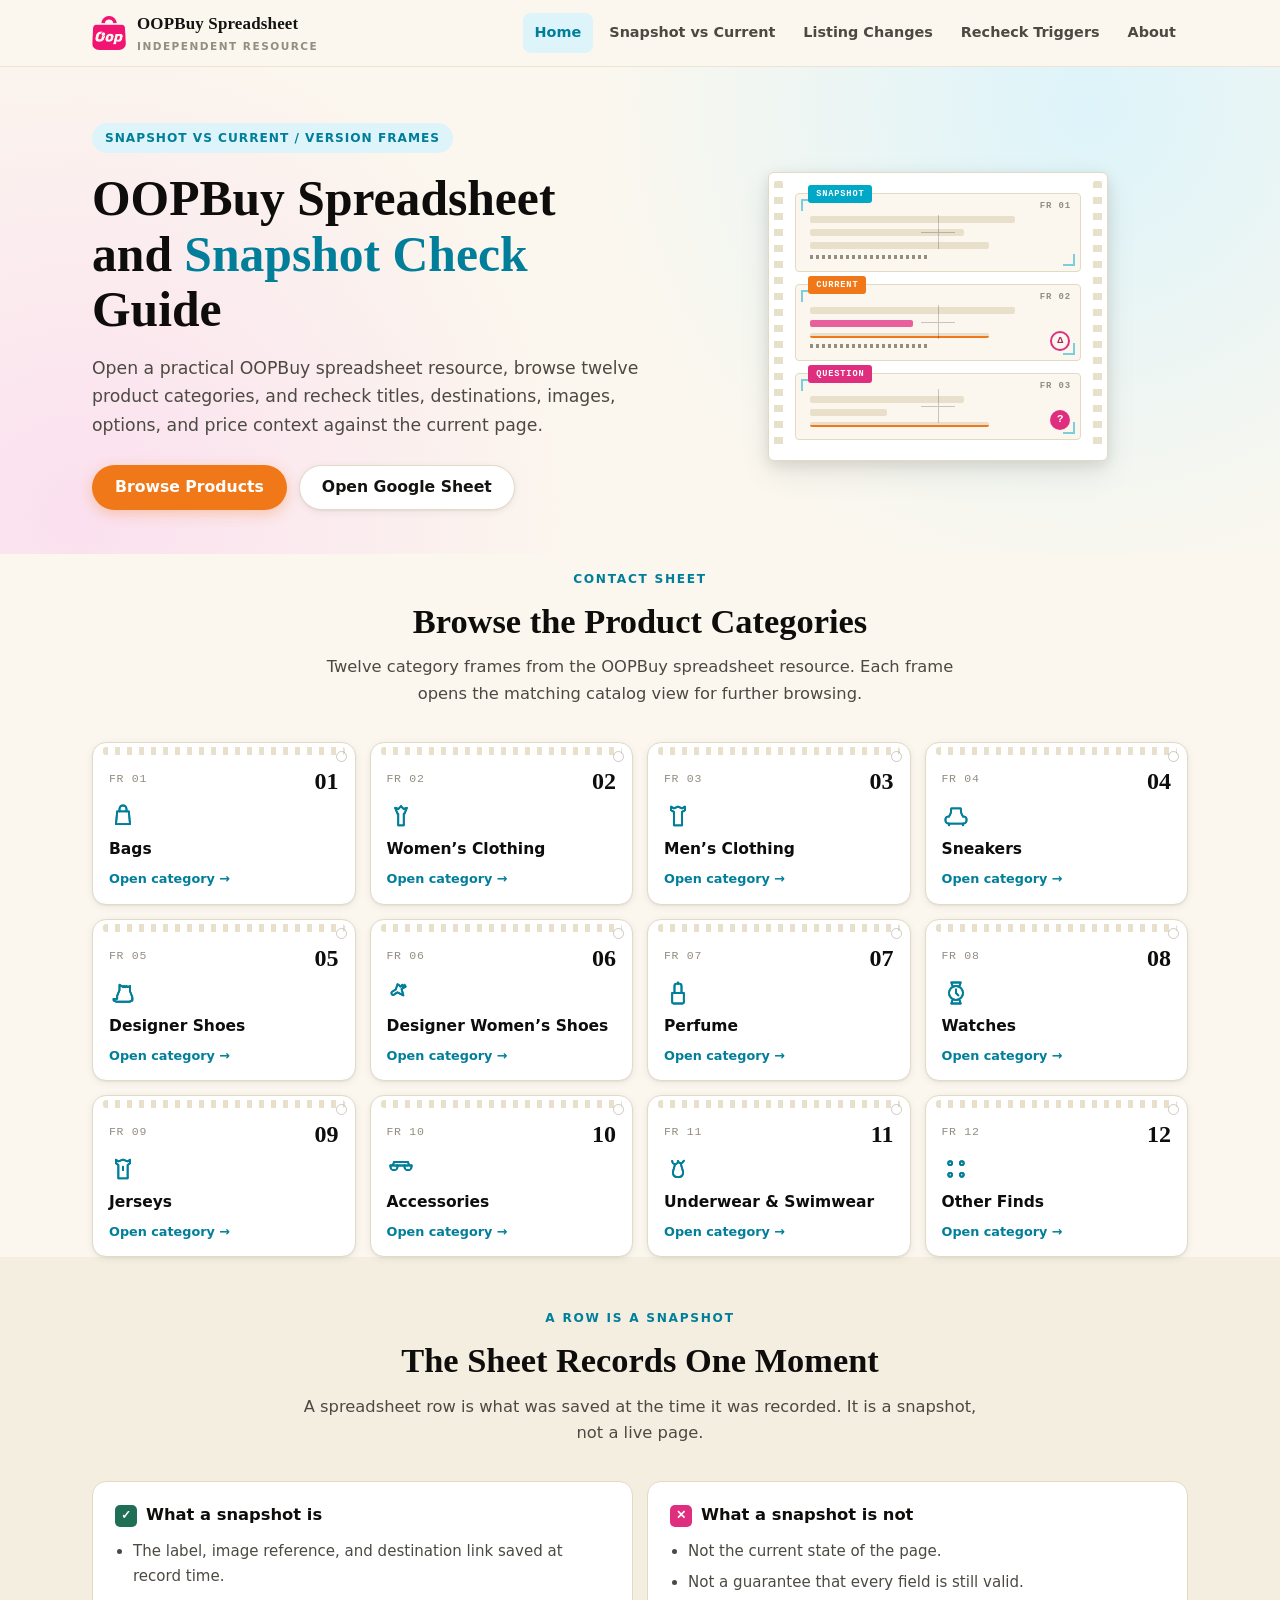
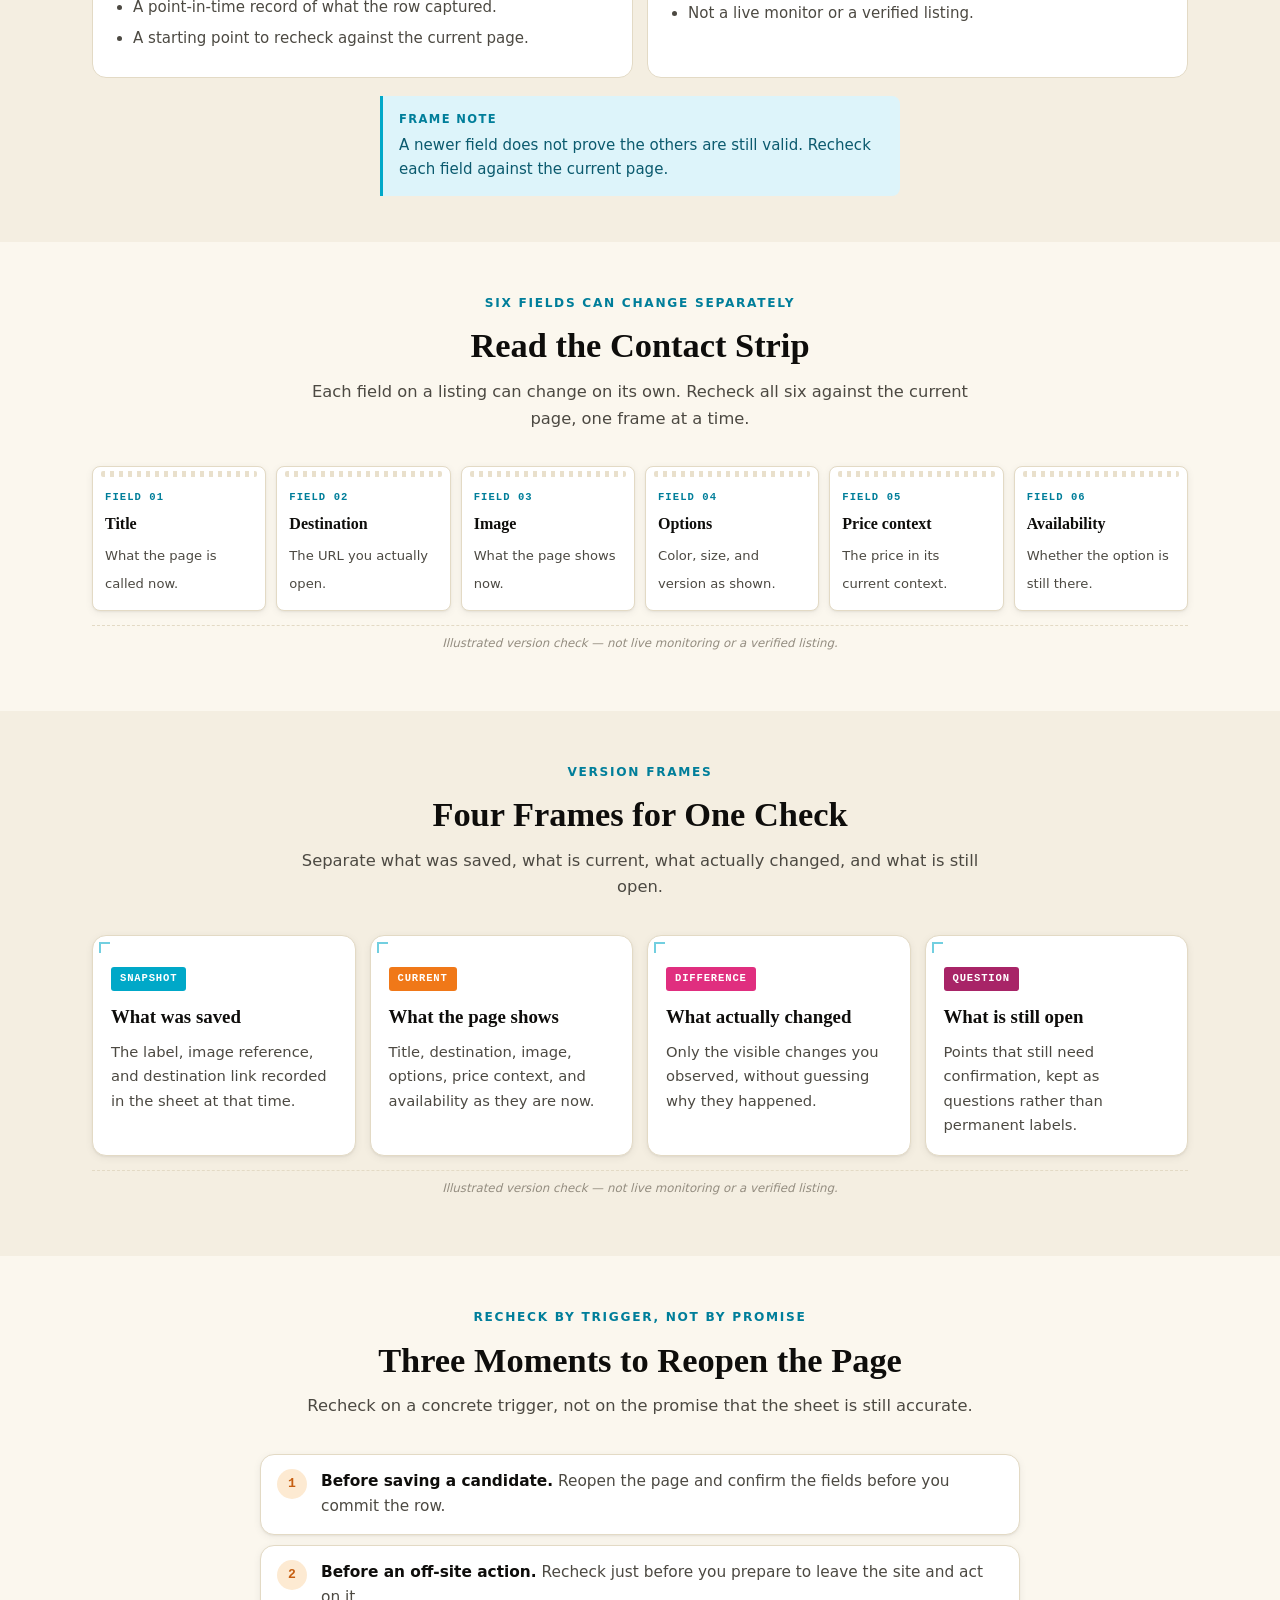
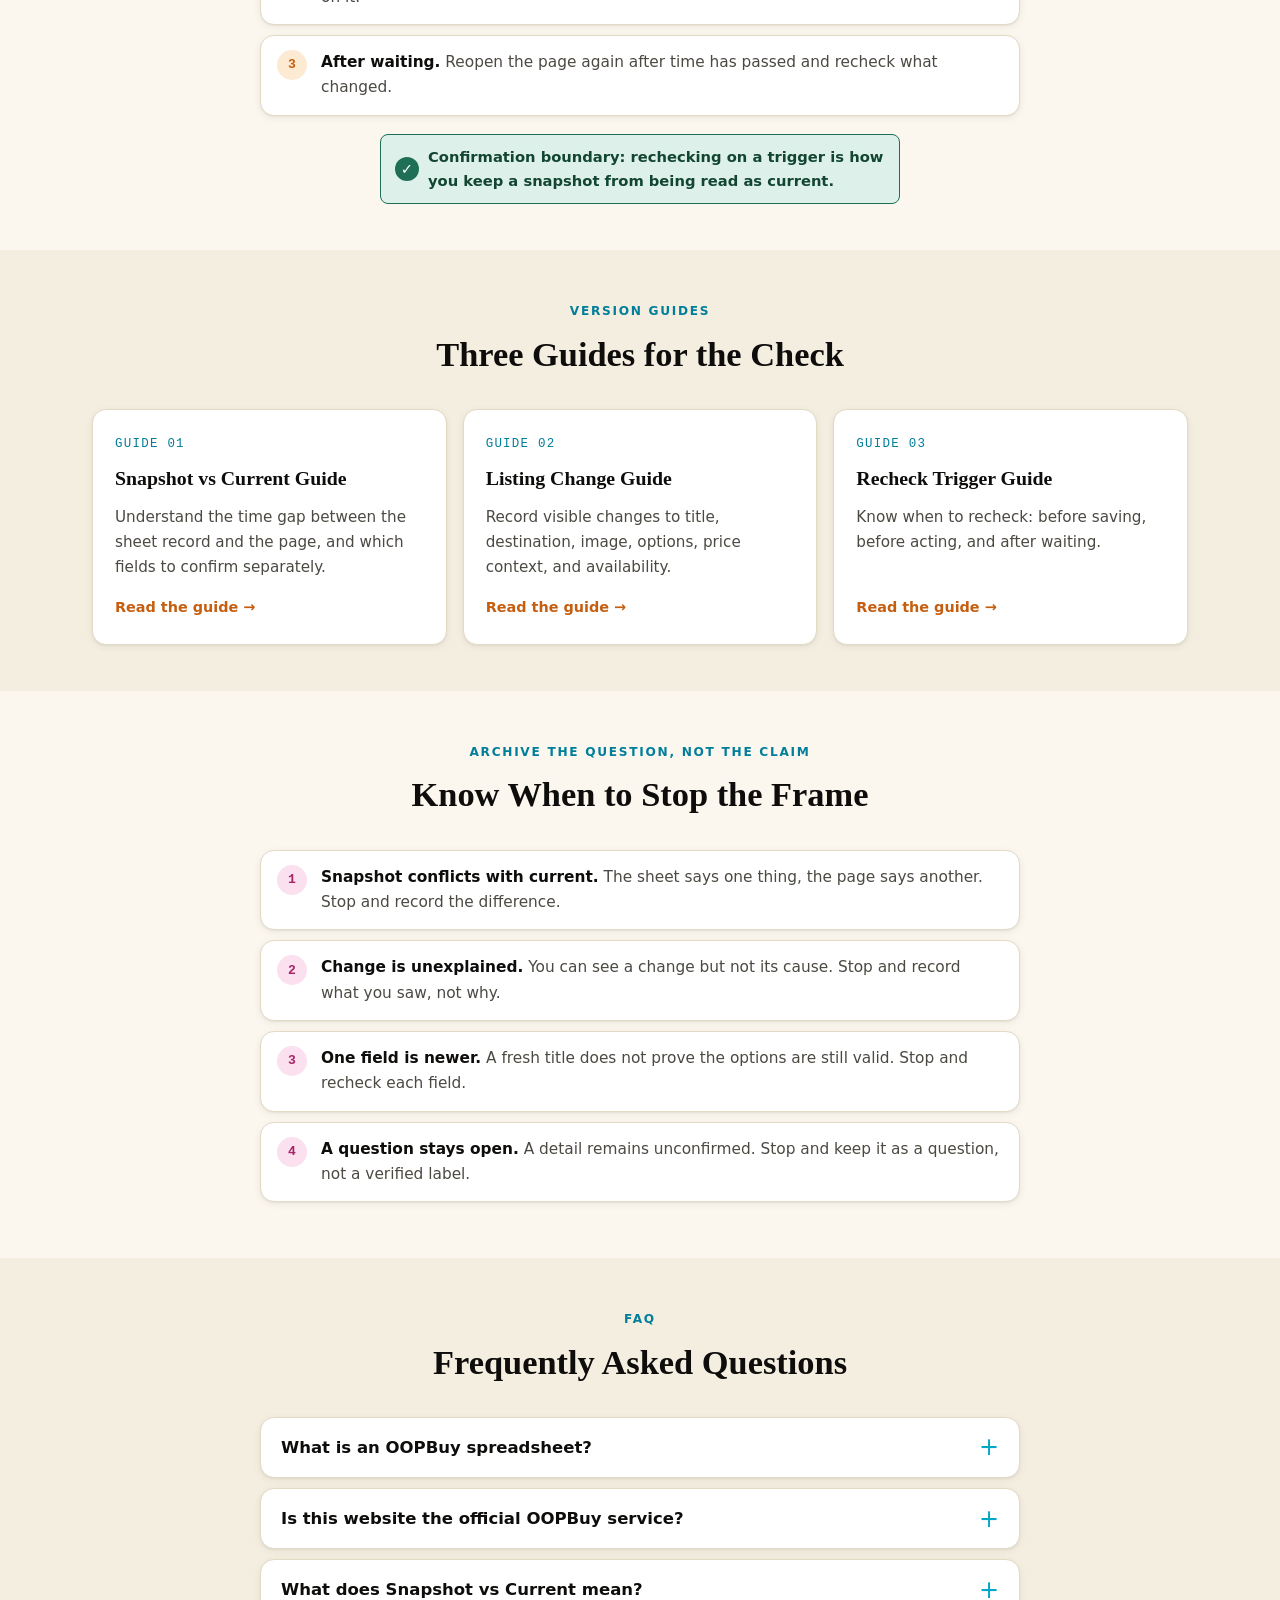
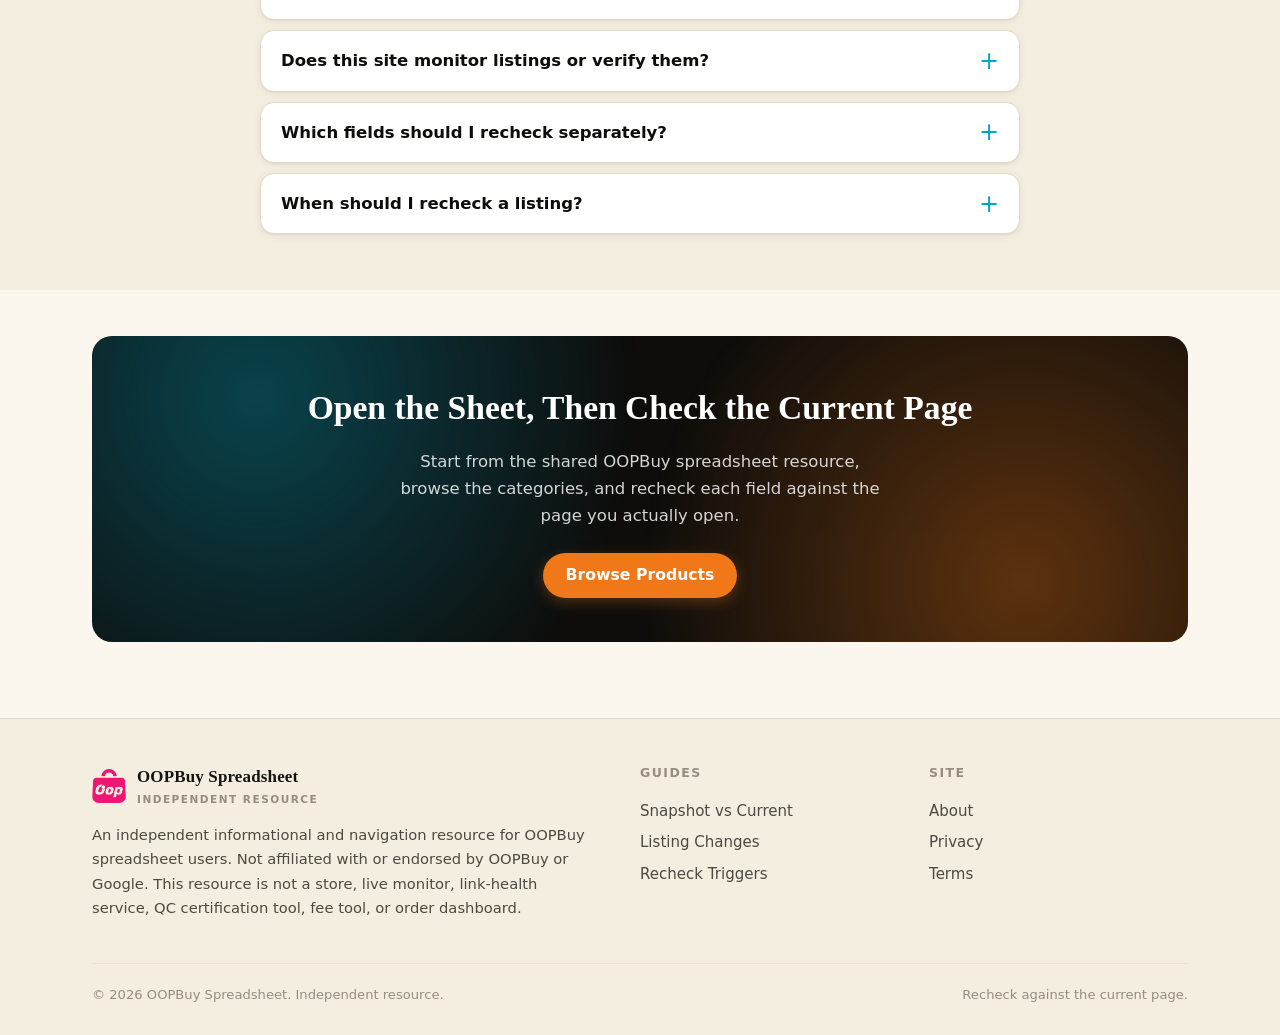
<file: index.html>
<!DOCTYPE html>
<html lang="en">
<head>
  <meta charset="UTF-8">
  <meta name="viewport" content="width=device-width, initial-scale=1.0">
  <script charset="UTF-8" id="LA_COLLECT" src="//sdk.51.la/js-sdk-pro.min.js"></script>
  <script>LA.init({id:"3R7KyZ6nqq0NWQsc",ck:"3R7KyZ6nqq0NWQsc"})</script>
  <meta name="google-site-verification" content="XJH5bWyu3Ub_fdbfXnCgktieLxeAN7sLbtjSL6n2SaM" />
  <title>OOPBuy Spreadsheet &amp; Snapshot Guide | Independent Resource</title>
  <meta name="description" content="Open a practical OOPBuy spreadsheet resource, browse categories, and recheck titles, destinations, images, options, and price context.">
  <link rel="canonical" href="https://repglide.github.io/oopbuy-spreadsheet/">
  <link rel="icon" type="image/png" href="./assets/images/favicon.png">
  <link rel="stylesheet" href="./assets/css/styles.css">

  <!-- Open Graph / Twitter -->
  <meta property="og:type" content="website">
  <meta property="og:url" content="https://repglide.github.io/oopbuy-spreadsheet/">
  <meta property="og:title" content="OOPBuy Spreadsheet &amp; Snapshot Guide | Independent Resource">
  <meta property="og:description" content="Open a practical OOPBuy spreadsheet resource, browse categories, and recheck titles, destinations, images, options, and price context.">
  <meta name="twitter:card" content="summary">
  <meta name="twitter:title" content="OOPBuy Spreadsheet &amp; Snapshot Guide | Independent Resource">
  <meta name="twitter:description" content="Open a practical OOPBuy spreadsheet resource, browse categories, and recheck titles, destinations, images, options, and price context.">

  <!-- JSON-LD Structured Data -->
  <script type="application/ld+json">
  {
    "@context": "https://schema.org",
    "@graph": [
      {
        "@type": "WebSite",
        "@id": "https://repglide.github.io/oopbuy-spreadsheet/#website",
        "url": "https://repglide.github.io/oopbuy-spreadsheet/",
        "name": "OOPBuy Spreadsheet & Snapshot Guide",
        "description": "Independent directory and informational guide for OOPBuy spreadsheet users, built around a Snapshot vs Current method that rechecks titles, destinations, images, options, and price context against the current page."
      },
      {
        "@type": "WebPage",
        "@id": "https://repglide.github.io/oopbuy-spreadsheet/#webpage",
        "url": "https://repglide.github.io/oopbuy-spreadsheet/",
        "name": "OOPBuy Spreadsheet and Snapshot Check Guide",
        "isPartOf": { "@id": "https://repglide.github.io/oopbuy-spreadsheet/#website" },
        "description": "Open a practical OOPBuy spreadsheet resource, browse categories, and recheck titles, destinations, images, options, and price context."
      },
      {
        "@type": "FAQPage",
        "mainEntity": [
          {
            "@type": "Question",
            "name": "What is an OOPBuy spreadsheet?",
            "acceptedAnswer": {
              "@type": "Answer",
              "text": "An OOPBuy spreadsheet is a shared document that compiles listing references, category groupings, and product links formatted for use with agent shopping services. It is a reference to research, not an official, live, or complete product catalog."
            }
          },
          {
            "@type": "Question",
            "name": "Is this website the official OOPBuy service?",
            "acceptedAnswer": {
              "@type": "Answer",
              "text": "No. This website is an independent informational and navigation resource. It is not affiliated with, endorsed by, or operated by OOPBuy or Google."
            }
          },
          {
            "@type": "Question",
            "name": "What does Snapshot vs Current mean?",
            "acceptedAnswer": {
              "@type": "Answer",
              "text": "Snapshot is what the spreadsheet saved at the time it was recorded — the label, image reference, and destination link. Current is what you see when you reopen the page now. The method rechecks each field against the current page instead of trusting the snapshot."
            }
          },
          {
            "@type": "Question",
            "name": "Does this site monitor listings or verify them?",
            "acceptedAnswer": {
              "@type": "Answer",
              "text": "No. This resource is not a store, a live monitor, a link-health service, a QC certification tool, a fee tool, or an order dashboard. It does not provide real-time status, online indicators, or verification results."
            }
          },
          {
            "@type": "Question",
            "name": "Which fields should I recheck separately?",
            "acceptedAnswer": {
              "@type": "Answer",
              "text": "Six fields can change separately: title, destination URL, image, options, price context, and availability. A newer field does not prove the others are still valid, so recheck each one against the current page."
            }
          },
          {
            "@type": "Question",
            "name": "When should I recheck a listing?",
            "acceptedAnswer": {
              "@type": "Answer",
              "text": "Recheck before saving a candidate, before preparing an off-site action, and after waiting before you reopen a page. Recheck by trigger, not by promise, so a stale snapshot is not mistaken for a current fact."
            }
          }
        ]
      }
    ]
  }
  </script>
</head>
<body>
  <a href="#main-content" class="skip-link">Skip to main content</a>

  <!-- Header -->
  <header class="site-header">
    <div class="container header-inner">
      <a href="./index.html" class="brand" aria-label="OOPBuy Spreadsheet Home">
        <img src="./assets/images/logo.png" alt="OOPBuy logo" width="34" height="34">
        <span class="brand-name">OOPBuy Spreadsheet<small>Independent Resource</small></span>
      </a>
      <button class="mobile-nav-toggle" aria-expanded="false" aria-label="Toggle navigation menu">
        <svg viewBox="0 0 24 24" fill="none" stroke="currentColor" stroke-width="2" width="22" height="22"><line x1="3" y1="6" x2="21" y2="6"></line><line x1="3" y1="12" x2="21" y2="12"></line><line x1="3" y1="18" x2="21" y2="18"></line></svg>
      </button>
      <nav class="main-nav" aria-label="Primary Navigation">
        <ul>
          <li><a href="./index.html" class="active">Home</a></li>
          <li><a href="./snapshot-vs-current-guide/">Snapshot vs Current</a></li>
          <li><a href="./listing-change-guide/">Listing Changes</a></li>
          <li><a href="./recheck-trigger-guide/">Recheck Triggers</a></li>
          <li><a href="./about/">About</a></li>
        </ul>
      </nav>
    </div>
  </header>

  <main id="main-content">
    <!-- Hero -->
    <section class="hero-section">
      <div class="container hero-grid">
        <div>
          <span class="hero-badge">Snapshot vs Current / Version Frames</span>
          <h1 class="hero-title">OOPBuy Spreadsheet and <em>Snapshot Check</em> Guide</h1>
          <p class="hero-description">Open a practical OOPBuy spreadsheet resource, browse twelve product categories, and recheck titles, destinations, images, options, and price context against the current page.</p>
          <div class="hero-actions">
            <a href="https://repglide.com/?agent=oopbuy" class="btn btn-primary" target="_blank" rel="nofollow noopener">Browse Products</a>
            <a href="https://docs.google.com/spreadsheets/d/1MHeZSRf8PR-fleNcpoBZCzu2EhIk_sLq/edit?usp=sharing&amp;ouid=102900013243329745539&amp;rtpof=true&amp;sd=true" class="btn btn-secondary" target="_blank" rel="noopener">Open Google Sheet</a>
          </div>
        </div>
        <div class="hero-visual" aria-hidden="true">
          <div class="contact-sheet">
            <div class="sheet-inner">
              <div class="frame frame-snapshot">
                <span class="frame-counter">FR 01</span>
                <span class="version-tab">SNAPSHOT</span>
                <span class="reg-mark"></span>
                <div class="frame-lines">
                  <span class="fl w80"></span>
                  <span class="fl w60"></span>
                  <span class="fl w70"></span>
                  <span class="fl time"></span>
                </div>
              </div>
              <div class="frame frame-current">
                <span class="frame-counter">FR 02</span>
                <span class="version-tab">CURRENT</span>
                <span class="reg-mark"></span>
                <div class="frame-lines">
                  <span class="fl w80"></span>
                  <span class="fl w40 diff"></span>
                  <span class="fl w70 grease"></span>
                  <span class="fl time"></span>
                </div>
                <span class="diff-circle">Δ</span>
              </div>
              <div class="frame frame-question">
                <span class="frame-counter">FR 03</span>
                <span class="version-tab">QUESTION</span>
                <span class="reg-mark"></span>
                <div class="frame-lines">
                  <span class="fl w60"></span>
                  <span class="fl w30"></span>
                  <span class="fl w70 grease"></span>
                </div>
                <span class="q-dot">?</span>
              </div>
            </div>
          </div>
        </div>
      </div>
    </section>

    <!-- Product Categories (immediately after Hero) -->
    <section class="categories-section" id="categories" aria-labelledby="cat-heading">
      <div class="container">
        <div class="section-header">
          <span class="eyebrow">Contact Sheet</span>
          <h2 class="section-title" id="cat-heading">Browse the Product Categories</h2>
          <p class="section-lead">Twelve category frames from the OOPBuy spreadsheet resource. Each frame opens the matching catalog view for further browsing.</p>
        </div>

        <div class="cat-grid">
          <a class="cat-card" href="https://repglide.com/category/bags?agent=oopbuy" target="_blank" rel="nofollow noopener">
            <span class="cat-top"><span class="cat-code">FR 01</span><span class="cat-spec">01</span></span>
            <span class="cat-icon" aria-hidden="true"><svg viewBox="0 0 24 24" fill="none" stroke="currentColor" stroke-width="1.6" stroke-linecap="round" stroke-linejoin="round"><path d="M7 8h10l1 11H6L7 8Z"/><path d="M9 8V6a3 3 0 0 1 6 0v2"/></svg></span>
            <span class="cat-name">Bags</span>
            <span class="cat-arrow">Open category →</span>
          </a>
          <a class="cat-card" href="https://repglide.com/category/womens-clothing?agent=oopbuy" target="_blank" rel="nofollow noopener">
            <span class="cat-top"><span class="cat-code">FR 02</span><span class="cat-spec">02</span></span>
            <span class="cat-icon" aria-hidden="true"><svg viewBox="0 0 24 24" fill="none" stroke="currentColor" stroke-width="1.6" stroke-linecap="round" stroke-linejoin="round"><path d="M12 3.5 9.8 6 7 5l2 5h.6V20h4.8V10H15l2-5-2.8 1L12 3.5Z"/></svg></span>
            <span class="cat-name">Women&rsquo;s Clothing</span>
            <span class="cat-arrow">Open category →</span>
          </a>
          <a class="cat-card" href="https://repglide.com/category/mens-clothing?agent=oopbuy" target="_blank" rel="nofollow noopener">
            <span class="cat-top"><span class="cat-code">FR 03</span><span class="cat-spec">03</span></span>
            <span class="cat-icon" aria-hidden="true"><svg viewBox="0 0 24 24" fill="none" stroke="currentColor" stroke-width="1.6" stroke-linecap="round" stroke-linejoin="round"><path d="M12 4 8.5 5.5 6 4v3l2.5 1.5V20h7V8.5L18 7V4l-2.5 1.5L12 4Z"/></svg></span>
            <span class="cat-name">Men&rsquo;s Clothing</span>
            <span class="cat-arrow">Open category →</span>
          </a>
          <a class="cat-card" href="https://repglide.com/category/sneakers?agent=oopbuy" target="_blank" rel="nofollow noopener">
            <span class="cat-top"><span class="cat-code">FR 04</span><span class="cat-spec">04</span></span>
            <span class="cat-icon" aria-hidden="true"><svg viewBox="0 0 24 24" fill="none" stroke="currentColor" stroke-width="1.6" stroke-linecap="round" stroke-linejoin="round"><path d="M3 16v-1.5c0-1 1-2 2-2h1l1.5-3L8 5.5h8l.5 4L18 12.5h1c1 0 2 1 2 2V16c0 1.5-1.5 2.5-3 2.5H6c-1.5 0-3-1-3-2.5Z"/><path d="M6 18.5V20M18 18.5V20"/></svg></span>
            <span class="cat-name">Sneakers</span>
            <span class="cat-arrow">Open category →</span>
          </a>
          <a class="cat-card" href="https://repglide.com/category/designer-shoes?agent=oopbuy" target="_blank" rel="nofollow noopener">
            <span class="cat-top"><span class="cat-code">FR 05</span><span class="cat-spec">05</span></span>
            <span class="cat-icon" aria-hidden="true"><svg viewBox="0 0 24 24" fill="none" stroke="currentColor" stroke-width="1.6" stroke-linecap="round" stroke-linejoin="round"><path d="M4 17c0 1.5 1.5 2.5 3 2.5h10c1.5 0 3-1 3-2.5v-1.5l-2-5V6l-2 1-1-1-1 1-1-1-1 1-1-1-2-1v4.5l-2 5V17Z"/><path d="M4 17v1.5M20 17v1.5"/></svg></span>
            <span class="cat-name">Designer Shoes</span>
            <span class="cat-arrow">Open category →</span>
          </a>
          <a class="cat-card" href="https://repglide.com/category/designer-womens-shoes?agent=oopbuy" target="_blank" rel="nofollow noopener">
            <span class="cat-top"><span class="cat-code">FR 06</span><span class="cat-spec">06</span></span>
            <span class="cat-icon" aria-hidden="true"><svg viewBox="0 0 24 24" fill="none" stroke="currentColor" stroke-width="1.6" stroke-linecap="round" stroke-linejoin="round"><path d="M9 4.5 7.5 9 5 10.5c-1 .5-1.5 1.5-1 2.5s2 1 2.5 0L9 11.5 14 14l-1.5-5.5L16 6.5 15 5l-1.5 1.5L13 5l-1.5 1.5L10 5 9 4.5Z"/></svg></span>
            <span class="cat-name">Designer Women&rsquo;s Shoes</span>
            <span class="cat-arrow">Open category →</span>
          </a>
          <a class="cat-card" href="https://repglide.com/category/perfume?agent=oopbuy" target="_blank" rel="nofollow noopener">
            <span class="cat-top"><span class="cat-code">FR 07</span><span class="cat-spec">07</span></span>
            <span class="cat-icon" aria-hidden="true"><svg viewBox="0 0 24 24" fill="none" stroke="currentColor" stroke-width="1.6" stroke-linecap="round" stroke-linejoin="round"><path d="M9 12V6a2 2 0 0 1 2-2h2a2 2 0 0 1 2 2v6"/><path d="M7 12h10v8a1 1 0 0 1-1 1H8a1 1 0 0 1-1-1v-8Z"/><path d="M12 4V3"/></svg></span>
            <span class="cat-name">Perfume</span>
            <span class="cat-arrow">Open category →</span>
          </a>
          <a class="cat-card" href="https://repglide.com/category/watches?agent=oopbuy" target="_blank" rel="nofollow noopener">
            <span class="cat-top"><span class="cat-code">FR 08</span><span class="cat-spec">08</span></span>
            <span class="cat-icon" aria-hidden="true"><svg viewBox="0 0 24 24" fill="none" stroke="currentColor" stroke-width="1.6" stroke-linecap="round" stroke-linejoin="round"><circle cx="12" cy="12" r="6"/><path d="M12 9v3l2 2"/><path d="M9 6 8 3h8l-1 3"/><path d="M9 18l-1 3h8l-1-3"/></svg></span>
            <span class="cat-name">Watches</span>
            <span class="cat-arrow">Open category →</span>
          </a>
          <a class="cat-card" href="https://repglide.com/category/jerseys?agent=oopbuy" target="_blank" rel="nofollow noopener">
            <span class="cat-top"><span class="cat-code">FR 09</span><span class="cat-spec">09</span></span>
            <span class="cat-icon" aria-hidden="true"><svg viewBox="0 0 24 24" fill="none" stroke="currentColor" stroke-width="1.6" stroke-linecap="round" stroke-linejoin="round"><path d="M12 4 8 5.5 6 4v3l2 1.5V20h8V8.5L18 7V4l-2 1.5L12 4Z"/><path d="M12 10v3"/></svg></span>
            <span class="cat-name">Jerseys</span>
            <span class="cat-arrow">Open category →</span>
          </a>
          <a class="cat-card" href="https://repglide.com/category/accessories?agent=oopbuy" target="_blank" rel="nofollow noopener">
            <span class="cat-top"><span class="cat-code">FR 10</span><span class="cat-spec">10</span></span>
            <span class="cat-icon" aria-hidden="true"><svg viewBox="0 0 24 24" fill="none" stroke="currentColor" stroke-width="1.6" stroke-linecap="round" stroke-linejoin="round"><path d="M3 9h2l1-3h12l1 3h2"/><path d="M3 9v1a3 3 0 0 0 6 0V9"/><path d="M15 9v1a3 3 0 0 0 6 0V9"/><path d="M6 9h12"/></svg></span>
            <span class="cat-name">Accessories</span>
            <span class="cat-arrow">Open category →</span>
          </a>
          <a class="cat-card" href="https://repglide.com/category/underwear-swimwear?agent=oopbuy" target="_blank" rel="nofollow noopener">
            <span class="cat-top"><span class="cat-code">FR 11</span><span class="cat-spec">11</span></span>
            <span class="cat-icon" aria-hidden="true"><svg viewBox="0 0 24 24" fill="none" stroke="currentColor" stroke-width="1.6" stroke-linecap="round" stroke-linejoin="round"><path d="M7 5c0 2 1.5 3 2.5 3S12 7 12 5c0 1 1.5 2 2.5 2S17 5 17 5"/><path d="M9.5 8 8 13c-1 3 0 6 4 6s5-3 4-6l-1.5-5"/></svg></span>
            <span class="cat-name">Underwear &amp; Swimwear</span>
            <span class="cat-arrow">Open category →</span>
          </a>
          <a class="cat-card" href="https://repglide.com/category/other?agent=oopbuy" target="_blank" rel="nofollow noopener">
            <span class="cat-top"><span class="cat-code">FR 12</span><span class="cat-spec">12</span></span>
            <span class="cat-icon" aria-hidden="true"><svg viewBox="0 0 24 24" fill="none" stroke="currentColor" stroke-width="1.6" stroke-linecap="round" stroke-linejoin="round"><circle cx="7" cy="7" r="1.6"/><circle cx="17" cy="7" r="1.6"/><circle cx="7" cy="17" r="1.6"/><circle cx="17" cy="17" r="1.6"/></svg></span>
            <span class="cat-name">Other Finds</span>
            <span class="cat-arrow">Open category →</span>
          </a>
        </div>
      </div>
    </section>

    <!-- A Row Is a Snapshot -->
    <section class="section section-alt" id="row-snapshot" aria-labelledby="rs-heading">
      <div class="container">
        <div class="section-header">
          <span class="eyebrow">A Row Is a Snapshot</span>
          <h2 class="section-title" id="rs-heading">The Sheet Records One Moment</h2>
          <p class="section-lead">A spreadsheet row is what was saved at the time it was recorded. It is a snapshot, not a live page.</p>
        </div>
        <div class="duo-grid">
          <div class="duo-col is-a">
            <h3><span class="mark">✓</span>What a snapshot is</h3>
            <ul>
              <li>The label, image reference, and destination link saved at record time.</li>
              <li>A point-in-time record of what the row captured.</li>
              <li>A starting point to recheck against the current page.</li>
            </ul>
          </div>
          <div class="duo-col is-b">
            <h3><span class="mark">✕</span>What a snapshot is not</h3>
            <ul>
              <li>Not the current state of the page.</li>
              <li>Not a guarantee that every field is still valid.</li>
              <li>Not a live monitor or a verified listing.</li>
            </ul>
          </div>
        </div>
        <div class="frame-note" style="max-width:520px;margin:18px auto 0;"><strong>Frame note</strong>A newer field does not prove the others are still valid. Recheck each field against the current page.</div>
      </div>
    </section>

    <!-- Six Fields Can Change Separately -->
    <section class="section" id="six-fields" aria-labelledby="sf-heading">
      <div class="container">
        <div class="section-header">
          <span class="eyebrow">Six Fields Can Change Separately</span>
          <h2 class="section-title" id="sf-heading">Read the Contact Strip</h2>
          <p class="section-lead">Each field on a listing can change on its own. Recheck all six against the current page, one frame at a time.</p>
        </div>

        <div class="six-strip">
          <div class="field-frame">
            <span class="f-num">FIELD 01</span>
            <span class="f-name">Title</span>
            <span class="f-desc">What the page is called now.</span>
          </div>
          <div class="field-frame">
            <span class="f-num">FIELD 02</span>
            <span class="f-name">Destination</span>
            <span class="f-desc">The URL you actually open.</span>
          </div>
          <div class="field-frame">
            <span class="f-num">FIELD 03</span>
            <span class="f-name">Image</span>
            <span class="f-desc">What the page shows now.</span>
          </div>
          <div class="field-frame">
            <span class="f-num">FIELD 04</span>
            <span class="f-name">Options</span>
            <span class="f-desc">Color, size, and version as shown.</span>
          </div>
          <div class="field-frame">
            <span class="f-num">FIELD 05</span>
            <span class="f-name">Price context</span>
            <span class="f-desc">The price in its current context.</span>
          </div>
          <div class="field-frame">
            <span class="f-num">FIELD 06</span>
            <span class="f-name">Availability</span>
            <span class="f-desc">Whether the option is still there.</span>
          </div>
        </div>
        <p class="example-flag" style="display:block;text-align:center;">Illustrated version check — not live monitoring or a verified listing.</p>
      </div>
    </section>

    <!-- Version Frames -->
    <section class="section section-alt" id="version-frames" aria-labelledby="vf-heading">
      <div class="container">
        <div class="section-header">
          <span class="eyebrow">Version Frames</span>
          <h2 class="section-title" id="vf-heading">Four Frames for One Check</h2>
          <p class="section-lead">Separate what was saved, what is current, what actually changed, and what is still open.</p>
        </div>

        <div class="frame-grid">
          <div class="vframe v-snapshot">
            <span class="v-tab">Snapshot</span>
            <h3>What was saved</h3>
            <p>The label, image reference, and destination link recorded in the sheet at that time.</p>
          </div>
          <div class="vframe v-current">
            <span class="v-tab">Current</span>
            <h3>What the page shows</h3>
            <p>Title, destination, image, options, price context, and availability as they are now.</p>
          </div>
          <div class="vframe v-difference">
            <span class="v-tab">Difference</span>
            <h3>What actually changed</h3>
            <p>Only the visible changes you observed, without guessing why they happened.</p>
          </div>
          <div class="vframe v-question">
            <span class="v-tab">Question</span>
            <h3>What is still open</h3>
            <p>Points that still need confirmation, kept as questions rather than permanent labels.</p>
          </div>
        </div>
        <p class="example-flag" style="display:block;text-align:center;">Illustrated version check — not live monitoring or a verified listing.</p>
      </div>
    </section>

    <!-- Recheck by Trigger, Not by Promise -->
    <section class="section" id="recheck-trigger" aria-labelledby="rt-heading">
      <div class="container">
        <div class="section-header">
          <span class="eyebrow">Recheck by Trigger, Not by Promise</span>
          <h2 class="section-title" id="rt-heading">Three Moments to Reopen the Page</h2>
          <p class="section-lead">Recheck on a concrete trigger, not on the promise that the sheet is still accurate.</p>
        </div>
        <ul class="trigger-list">
          <li><span class="t-num">1</span><p><strong>Before saving a candidate.</strong> Reopen the page and confirm the fields before you commit the row.</p></li>
          <li><span class="t-num">2</span><p><strong>Before an off-site action.</strong> Recheck just before you prepare to leave the site and act on it.</p></li>
          <li><span class="t-num">3</span><p><strong>After waiting.</strong> Reopen the page again after time has passed and recheck what changed.</p></li>
        </ul>
        <div class="green-note" style="max-width:520px;margin:18px auto 0;display:flex;"><span class="qmark">✓</span>Confirmation boundary: rechecking on a trigger is how you keep a snapshot from being read as current.</div>
      </div>
    </section>

    <!-- Guide entries -->
    <section class="section section-alt" id="guides" aria-labelledby="guides-heading">
      <div class="container">
        <div class="section-header">
          <span class="eyebrow">Version Guides</span>
          <h2 class="section-title" id="guides-heading">Three Guides for the Check</h2>
        </div>
        <div class="guide-grid">
          <a class="guide-card" href="./snapshot-vs-current-guide/">
            <span class="guide-num">GUIDE 01</span>
            <h3>Snapshot vs Current Guide</h3>
            <p>Understand the time gap between the sheet record and the page, and which fields to confirm separately.</p>
            <span class="guide-cta">Read the guide →</span>
          </a>
          <a class="guide-card" href="./listing-change-guide/">
            <span class="guide-num">GUIDE 02</span>
            <h3>Listing Change Guide</h3>
            <p>Record visible changes to title, destination, image, options, price context, and availability.</p>
            <span class="guide-cta">Read the guide →</span>
          </a>
          <a class="guide-card" href="./recheck-trigger-guide/">
            <span class="guide-num">GUIDE 03</span>
            <h3>Recheck Trigger Guide</h3>
            <p>Know when to recheck: before saving, before acting, and after waiting.</p>
            <span class="guide-cta">Read the guide →</span>
          </a>
        </div>
      </div>
    </section>

    <!-- Archive the Question, Not the Claim -->
    <section class="section" id="archive-question" aria-labelledby="aq-heading">
      <div class="container">
        <div class="section-header">
          <span class="eyebrow">Archive the Question, Not the Claim</span>
          <h2 class="section-title" id="aq-heading">Know When to Stop the Frame</h2>
        </div>
        <ul class="stop-list">
          <li><span class="s-num">1</span><p><strong>Snapshot conflicts with current.</strong> The sheet says one thing, the page says another. Stop and record the difference.</p></li>
          <li><span class="s-num">2</span><p><strong>Change is unexplained.</strong> You can see a change but not its cause. Stop and record what you saw, not why.</p></li>
          <li><span class="s-num">3</span><p><strong>One field is newer.</strong> A fresh title does not prove the options are still valid. Stop and recheck each field.</p></li>
          <li><span class="s-num">4</span><p><strong>A question stays open.</strong> A detail remains unconfirmed. Stop and keep it as a question, not a verified label.</p></li>
        </ul>
      </div>
    </section>

    <!-- FAQ -->
    <section class="section section-alt" id="faq" aria-labelledby="faq-heading">
      <div class="container">
        <div class="section-header">
          <span class="eyebrow">FAQ</span>
          <h2 class="section-title" id="faq-heading">Frequently Asked Questions</h2>
        </div>
        <div class="faq-list">
          <details class="faq-item">
            <summary>What is an OOPBuy spreadsheet?</summary>
            <div class="faq-body"><p>An OOPBuy spreadsheet is a shared document that compiles listing references, category groupings, and product links formatted for use with agent shopping services. It is a reference to research, not an official, live, or complete product catalog.</p></div>
          </details>
          <details class="faq-item">
            <summary>Is this website the official OOPBuy service?</summary>
            <div class="faq-body"><p>No. This website is an independent informational and navigation resource. It is not affiliated with, endorsed by, or operated by OOPBuy or Google.</p></div>
          </details>
          <details class="faq-item">
            <summary>What does Snapshot vs Current mean?</summary>
            <div class="faq-body"><p>Snapshot is what the spreadsheet saved at the time it was recorded — the label, image reference, and destination link. Current is what you see when you reopen the page now. The method rechecks each field against the current page instead of trusting the snapshot.</p></div>
          </details>
          <details class="faq-item">
            <summary>Does this site monitor listings or verify them?</summary>
            <div class="faq-body"><p>No. This resource is not a store, a live monitor, a link-health service, a QC certification tool, a fee tool, or an order dashboard. It does not provide real-time status, online indicators, or verification results.</p></div>
          </details>
          <details class="faq-item">
            <summary>Which fields should I recheck separately?</summary>
            <div class="faq-body"><p>Six fields can change separately: title, destination URL, image, options, price context, and availability. A newer field does not prove the others are still valid, so recheck each one against the current page.</p></div>
          </details>
          <details class="faq-item">
            <summary>When should I recheck a listing?</summary>
            <div class="faq-body"><p>Recheck before saving a candidate, before preparing an off-site action, and after waiting before you reopen a page. Recheck by trigger, not by promise, so a stale snapshot is not mistaken for a current fact.</p></div>
          </details>
        </div>
      </div>
    </section>

    <!-- Final CTA -->
    <section class="section" aria-labelledby="cta-heading">
      <div class="container">
        <div class="final-cta">
          <h2 id="cta-heading">Open the Sheet, Then Check the Current Page</h2>
          <p>Start from the shared OOPBuy spreadsheet resource, browse the categories, and recheck each field against the page you actually open.</p>
          <a href="https://repglide.com/?agent=oopbuy" class="btn btn-primary" target="_blank" rel="nofollow noopener">Browse Products</a>
        </div>
      </div>
    </section>
  </main>

  <!-- Footer -->
  <footer class="site-footer">
    <div class="container">
      <div class="footer-grid">
        <div class="footer-brand">
          <a href="./index.html" class="brand" aria-label="OOPBuy Spreadsheet Home">
            <img src="./assets/images/logo.png" alt="OOPBuy logo" width="30" height="30">
            <span class="brand-name">OOPBuy Spreadsheet<small>Independent Resource</small></span>
          </a>
          <p>An independent informational and navigation resource for OOPBuy spreadsheet users. Not affiliated with or endorsed by OOPBuy or Google. This resource is not a store, live monitor, link-health service, QC certification tool, fee tool, or order dashboard.</p>
        </div>
        <div class="footer-col">
          <h4>Guides</h4>
          <ul>
            <li><a href="./snapshot-vs-current-guide/">Snapshot vs Current</a></li>
            <li><a href="./listing-change-guide/">Listing Changes</a></li>
            <li><a href="./recheck-trigger-guide/">Recheck Triggers</a></li>
          </ul>
        </div>
        <div class="footer-col">
          <h4>Site</h4>
          <ul>
            <li><a href="./about/">About</a></li>
            <li><a href="./privacy/">Privacy</a></li>
            <li><a href="./terms/">Terms</a></li>
          </ul>
        </div>
      </div>
      <div class="footer-bottom">
        <span>&copy; <span id="year">2026</span> OOPBuy Spreadsheet. Independent resource.</span>
        <span>Recheck against the current page.</span>
      </div>
    </div>
  </footer>

  <script src="./assets/js/main.js"></script>
</body>
</html>
</file>
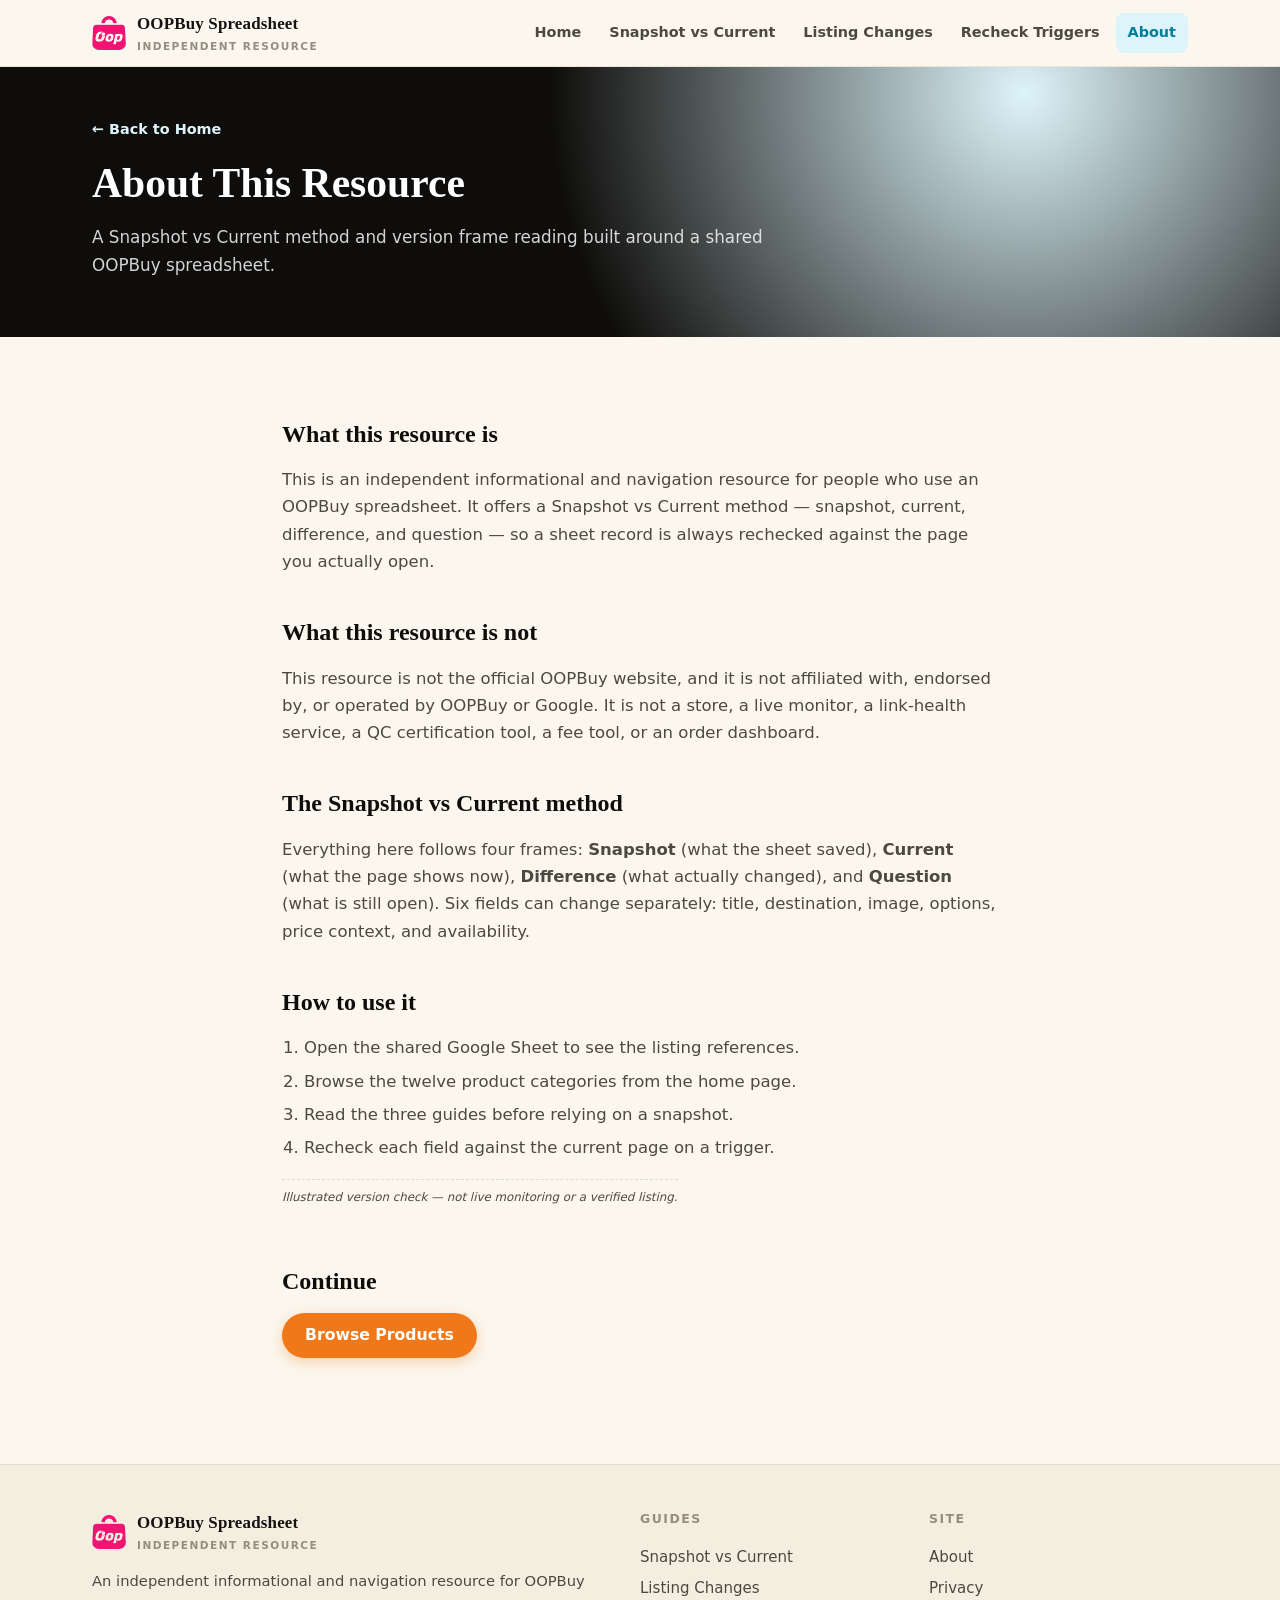
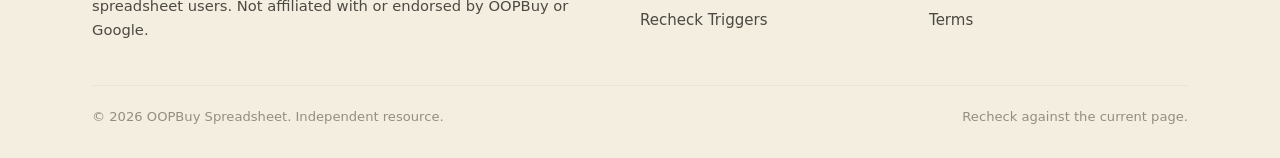
<file: about/index.html>
<!DOCTYPE html>
<html lang="en">
<head>
  <meta charset="UTF-8">
  <meta name="viewport" content="width=device-width, initial-scale=1.0">
  <title>About | OOPBuy Spreadsheet</title>
  <meta name="description" content="About this independent OOPBuy spreadsheet resource: a Snapshot vs Current method and version frame reading, not an official OOPBuy service.">
  <link rel="canonical" href="https://repglide.github.io/oopbuy-spreadsheet/about/">
  <link rel="icon" type="image/png" href="../assets/images/favicon.png">
  <link rel="stylesheet" href="../assets/css/styles.css">
  <meta name="robots" content="index, follow">
</head>
<body>
  <a href="#main-content" class="skip-link">Skip to main content</a>

  <header class="site-header">
    <div class="container header-inner">
      <a href="../index.html" class="brand" aria-label="OOPBuy Spreadsheet Home">
        <img src="../assets/images/logo.png" alt="OOPBuy logo" width="34" height="34">
        <span class="brand-name">OOPBuy Spreadsheet<small>Independent Resource</small></span>
      </a>
      <button class="mobile-nav-toggle" aria-expanded="false" aria-label="Toggle navigation menu">
        <svg viewBox="0 0 24 24" fill="none" stroke="currentColor" stroke-width="2" width="22" height="22"><line x1="3" y1="6" x2="21" y2="6"></line><line x1="3" y1="12" x2="21" y2="12"></line><line x1="3" y1="18" x2="21" y2="18"></line></svg>
      </button>
      <nav class="main-nav" aria-label="Primary Navigation">
        <ul>
          <li><a href="../index.html">Home</a></li>
          <li><a href="../snapshot-vs-current-guide/">Snapshot vs Current</a></li>
          <li><a href="../listing-change-guide/">Listing Changes</a></li>
          <li><a href="../recheck-trigger-guide/">Recheck Triggers</a></li>
          <li><a href="../about/" class="active">About</a></li>
        </ul>
      </nav>
    </div>
  </header>

  <main id="main-content">
    <section class="page-hero">
      <div class="container">
        <a class="back-link" href="../index.html">← Back to Home</a>
        <h1>About This Resource</h1>
        <p>A Snapshot vs Current method and version frame reading built around a shared OOPBuy spreadsheet.</p>
      </div>
    </section>

    <div class="article-body">
      <h2>What this resource is</h2>
      <p>This is an independent informational and navigation resource for people who use an OOPBuy spreadsheet. It offers a Snapshot vs Current method — snapshot, current, difference, and question — so a sheet record is always rechecked against the page you actually open.</p>

      <h2>What this resource is not</h2>
      <p>This resource is not the official OOPBuy website, and it is not affiliated with, endorsed by, or operated by OOPBuy or Google. It is not a store, a live monitor, a link-health service, a QC certification tool, a fee tool, or an order dashboard.</p>

      <h2>The Snapshot vs Current method</h2>
      <p>Everything here follows four frames: <strong>Snapshot</strong> (what the sheet saved), <strong>Current</strong> (what the page shows now), <strong>Difference</strong> (what actually changed), and <strong>Question</strong> (what is still open). Six fields can change separately: title, destination, image, options, price context, and availability.</p>

      <h2>How to use it</h2>
      <ol>
        <li>Open the shared Google Sheet to see the listing references.</li>
        <li>Browse the twelve product categories from the home page.</li>
        <li>Read the three guides before relying on a snapshot.</li>
        <li>Recheck each field against the current page on a trigger.</li>
      </ol>

      <p class="example-flag">Illustrated version check — not live monitoring or a verified listing.</p>

      <h2>Continue</h2>
      <p><a href="https://repglide.com/?agent=oopbuy" class="btn btn-primary" target="_blank" rel="nofollow noopener">Browse Products</a></p>
    </div>
  </main>

  <footer class="site-footer">
    <div class="container">
      <div class="footer-grid">
        <div class="footer-brand">
          <a href="../index.html" class="brand" aria-label="OOPBuy Spreadsheet Home">
            <img src="../assets/images/logo.png" alt="OOPBuy logo" width="30" height="30">
            <span class="brand-name">OOPBuy Spreadsheet<small>Independent Resource</small></span>
          </a>
          <p>An independent informational and navigation resource for OOPBuy spreadsheet users. Not affiliated with or endorsed by OOPBuy or Google.</p>
        </div>
        <div class="footer-col">
          <h4>Guides</h4>
          <ul>
            <li><a href="../snapshot-vs-current-guide/">Snapshot vs Current</a></li>
            <li><a href="../listing-change-guide/">Listing Changes</a></li>
            <li><a href="../recheck-trigger-guide/">Recheck Triggers</a></li>
          </ul>
        </div>
        <div class="footer-col">
          <h4>Site</h4>
          <ul>
            <li><a href="../about/">About</a></li>
            <li><a href="../privacy/">Privacy</a></li>
            <li><a href="../terms/">Terms</a></li>
          </ul>
        </div>
      </div>
      <div class="footer-bottom">
        <span>&copy; <span id="year">2026</span> OOPBuy Spreadsheet. Independent resource.</span>
        <span>Recheck against the current page.</span>
      </div>
    </div>
  </footer>

  <script src="../assets/js/main.js"></script>
</body>
</html>
</file>
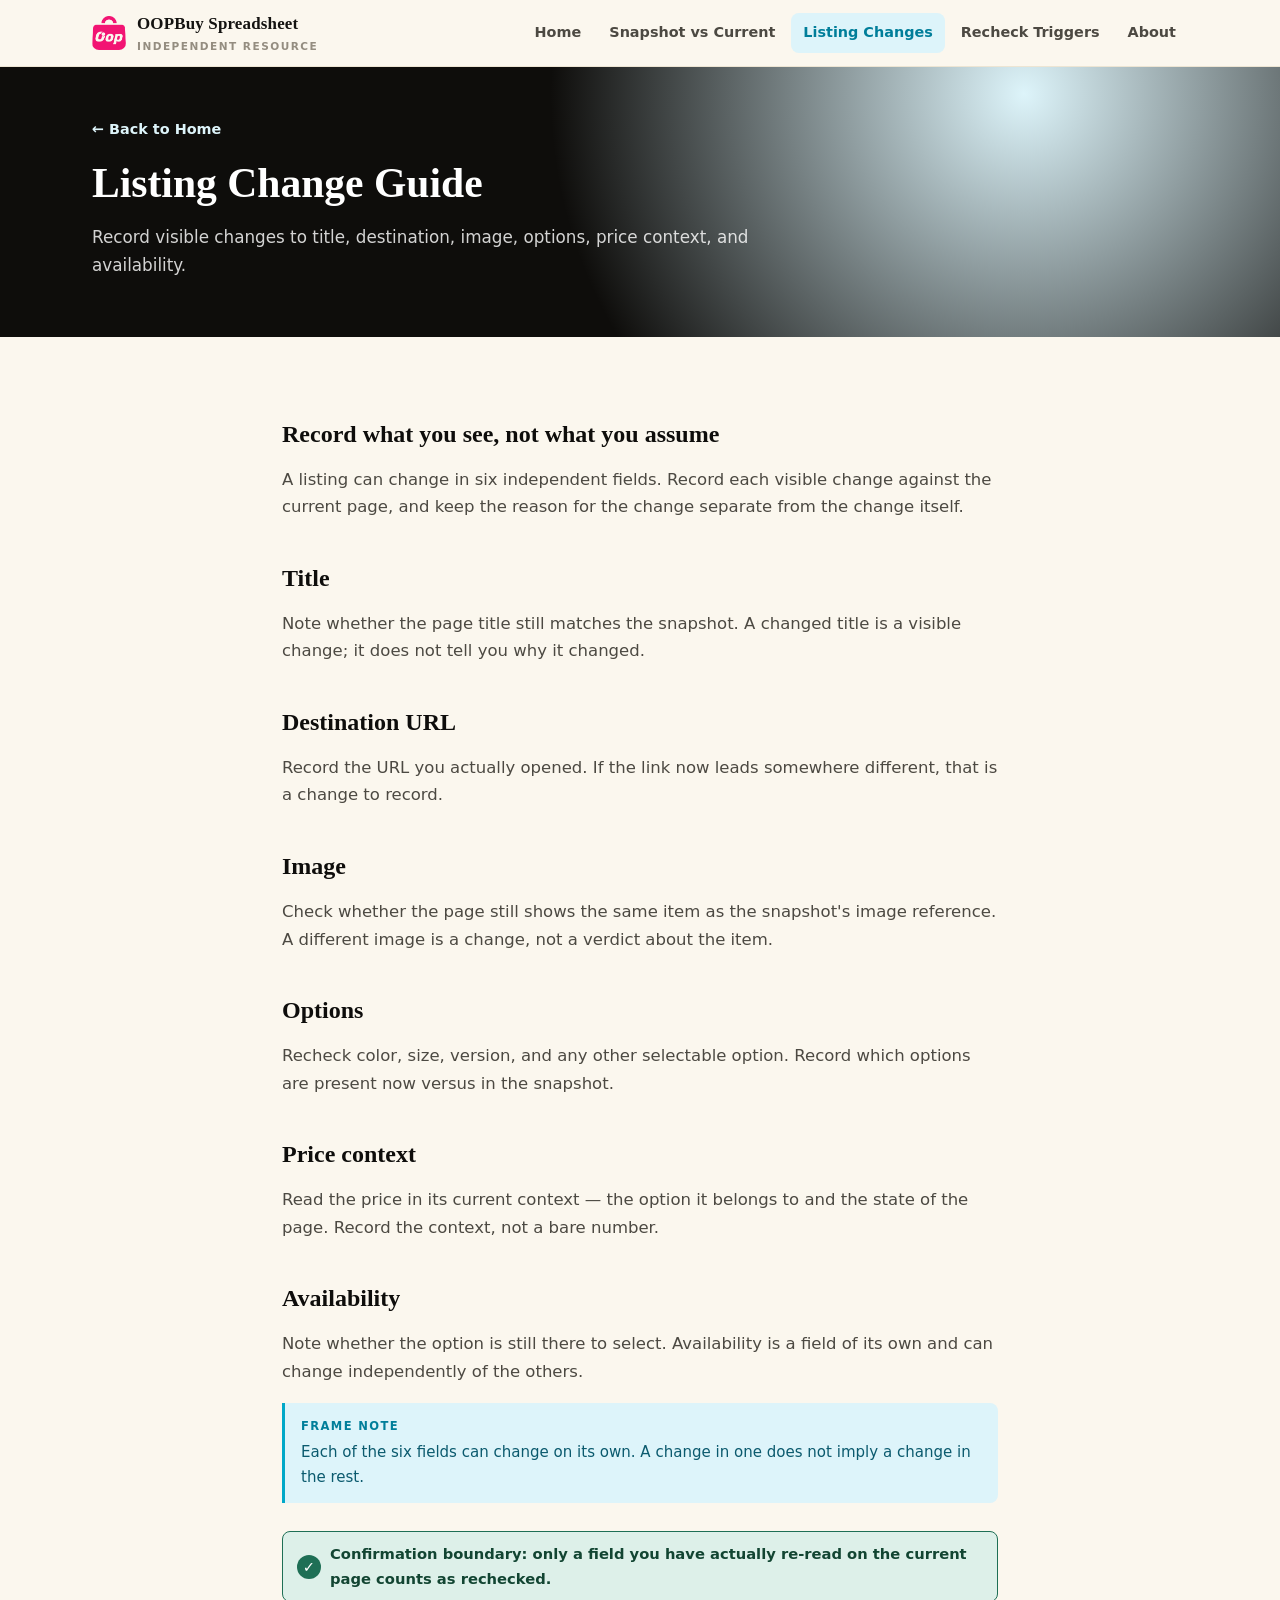
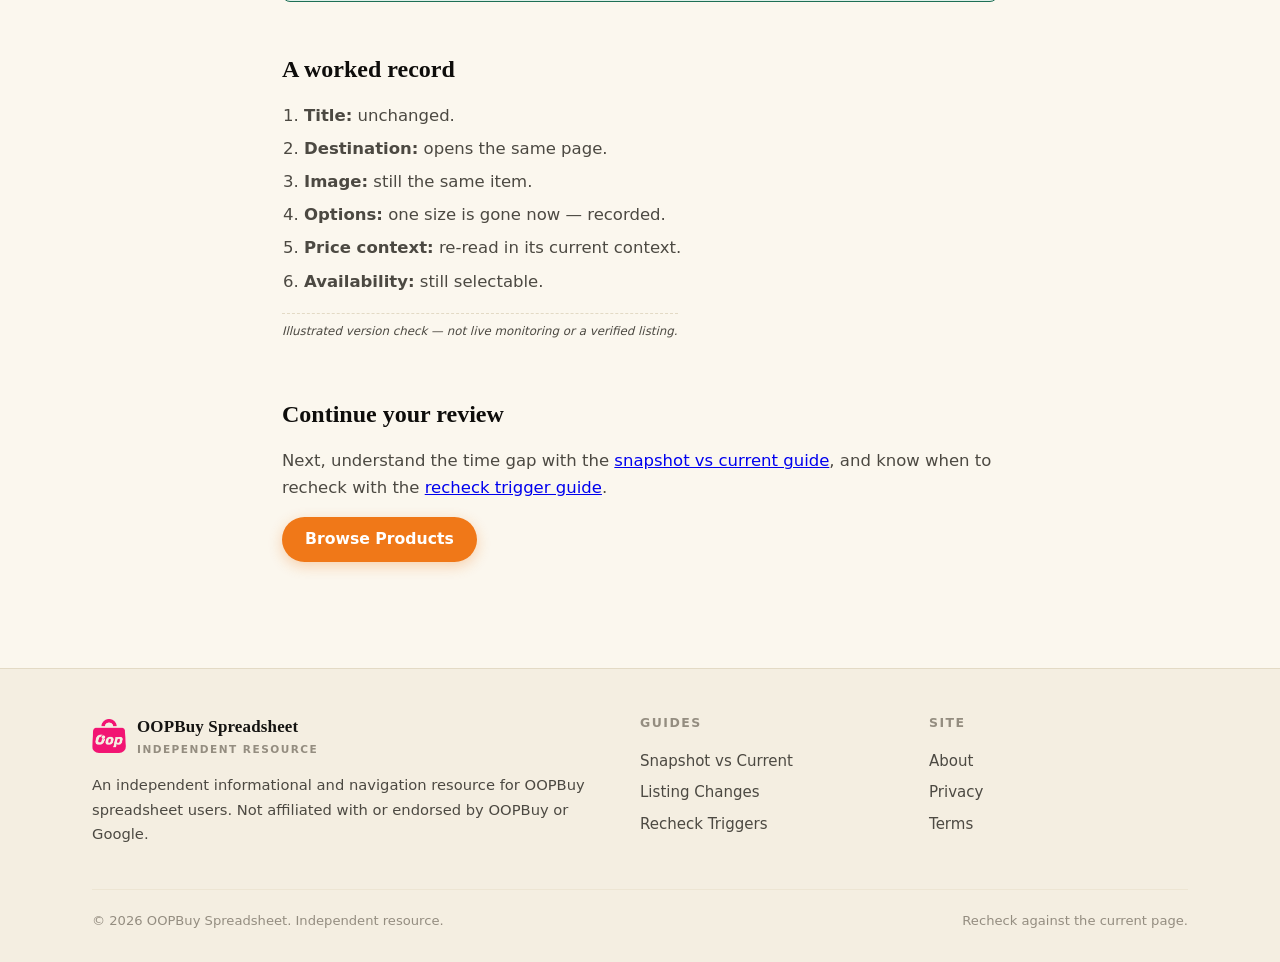
<file: listing-change-guide/index.html>
<!DOCTYPE html>
<html lang="en">
<head>
  <meta charset="UTF-8">
  <meta name="viewport" content="width=device-width, initial-scale=1.0">
  <title>Listing Change Guide | OOPBuy Spreadsheet</title>
  <meta name="description" content="Record visible changes to title, destination, image, options, price context, and availability in an OOPBuy spreadsheet.">
  <link rel="canonical" href="https://repglide.github.io/oopbuy-spreadsheet/listing-change-guide/">
  <link rel="icon" type="image/png" href="../assets/images/favicon.png">
  <link rel="stylesheet" href="../assets/css/styles.css">

  <meta property="og:type" content="article">
  <meta property="og:url" content="https://repglide.github.io/oopbuy-spreadsheet/listing-change-guide/">
  <meta property="og:title" content="Listing Change Guide | OOPBuy Spreadsheet">
  <meta property="og:description" content="Record visible changes to title, destination, image, options, price context, and availability in an OOPBuy spreadsheet.">
  <meta name="twitter:card" content="summary">

  <script type="application/ld+json">
  {
    "@context": "https://schema.org",
    "@graph": [
      { "@type": "WebSite", "@id": "https://repglide.github.io/oopbuy-spreadsheet/#website", "url": "https://repglide.github.io/oopbuy-spreadsheet/", "name": "OOPBuy Spreadsheet & Snapshot Guide" },
      { "@type": "BreadcrumbList", "itemListElement": [
        { "@type": "ListItem", "position": 1, "name": "Home", "item": "https://repglide.github.io/oopbuy-spreadsheet/" },
        { "@type": "ListItem", "position": 2, "name": "Listing Change Guide", "item": "https://repglide.github.io/oopbuy-spreadsheet/listing-change-guide/" }
      ]},
      { "@type": "Article", "@id": "https://repglide.github.io/oopbuy-spreadsheet/listing-change-guide/#article", "headline": "Listing Change Guide", "description": "Record visible changes to title, destination, image, options, price context, and availability in an OOPBuy spreadsheet.", "isPartOf": { "@id": "https://repglide.github.io/oopbuy-spreadsheet/#website" } }
    ]
  }
  </script>
</head>
<body>
  <a href="#main-content" class="skip-link">Skip to main content</a>

  <header class="site-header">
    <div class="container header-inner">
      <a href="../index.html" class="brand" aria-label="OOPBuy Spreadsheet Home">
        <img src="../assets/images/logo.png" alt="OOPBuy logo" width="34" height="34">
        <span class="brand-name">OOPBuy Spreadsheet<small>Independent Resource</small></span>
      </a>
      <button class="mobile-nav-toggle" aria-expanded="false" aria-label="Toggle navigation menu">
        <svg viewBox="0 0 24 24" fill="none" stroke="currentColor" stroke-width="2" width="22" height="22"><line x1="3" y1="6" x2="21" y2="6"></line><line x1="3" y1="12" x2="21" y2="12"></line><line x1="3" y1="18" x2="21" y2="18"></line></svg>
      </button>
      <nav class="main-nav" aria-label="Primary Navigation">
        <ul>
          <li><a href="../index.html">Home</a></li>
          <li><a href="../snapshot-vs-current-guide/">Snapshot vs Current</a></li>
          <li><a href="../listing-change-guide/" class="active">Listing Changes</a></li>
          <li><a href="../recheck-trigger-guide/">Recheck Triggers</a></li>
          <li><a href="../about/">About</a></li>
        </ul>
      </nav>
    </div>
  </header>

  <main id="main-content">
    <section class="page-hero">
      <div class="container">
        <a class="back-link" href="../index.html">← Back to Home</a>
        <h1>Listing Change Guide</h1>
        <p>Record visible changes to title, destination, image, options, price context, and availability.</p>
      </div>
    </section>

    <div class="article-body">
      <h2>Record what you see, not what you assume</h2>
      <p>A listing can change in six independent fields. Record each visible change against the current page, and keep the reason for the change separate from the change itself.</p>

      <h2>Title</h2>
      <p>Note whether the page title still matches the snapshot. A changed title is a visible change; it does not tell you why it changed.</p>

      <h2>Destination URL</h2>
      <p>Record the URL you actually opened. If the link now leads somewhere different, that is a change to record.</p>

      <h2>Image</h2>
      <p>Check whether the page still shows the same item as the snapshot's image reference. A different image is a change, not a verdict about the item.</p>

      <h2>Options</h2>
      <p>Recheck color, size, version, and any other selectable option. Record which options are present now versus in the snapshot.</p>

      <h2>Price context</h2>
      <p>Read the price in its current context — the option it belongs to and the state of the page. Record the context, not a bare number.</p>

      <h2>Availability</h2>
      <p>Note whether the option is still there to select. Availability is a field of its own and can change independently of the others.</p>

      <div class="frame-note"><strong>Frame note</strong>Each of the six fields can change on its own. A change in one does not imply a change in the rest.</div>

      <div class="green-note"><span class="qmark">✓</span>Confirmation boundary: only a field you have actually re-read on the current page counts as rechecked.</div>

      <h2>A worked record</h2>
      <ol>
        <li><strong>Title:</strong> unchanged.</li>
        <li><strong>Destination:</strong> opens the same page.</li>
        <li><strong>Image:</strong> still the same item.</li>
        <li><strong>Options:</strong> one size is gone now — recorded.</li>
        <li><strong>Price context:</strong> re-read in its current context.</li>
        <li><strong>Availability:</strong> still selectable.</li>
      </ol>
      <p class="example-flag">Illustrated version check — not live monitoring or a verified listing.</p>

      <h2>Continue your review</h2>
      <p>Next, understand the time gap with the <a href="../snapshot-vs-current-guide/">snapshot vs current guide</a>, and know when to recheck with the <a href="../recheck-trigger-guide/">recheck trigger guide</a>.</p>
      <p><a href="https://repglide.com/?agent=oopbuy" class="btn btn-primary" target="_blank" rel="nofollow noopener">Browse Products</a></p>
    </div>
  </main>

  <footer class="site-footer">
    <div class="container">
      <div class="footer-grid">
        <div class="footer-brand">
          <a href="../index.html" class="brand" aria-label="OOPBuy Spreadsheet Home">
            <img src="../assets/images/logo.png" alt="OOPBuy logo" width="30" height="30">
            <span class="brand-name">OOPBuy Spreadsheet<small>Independent Resource</small></span>
          </a>
          <p>An independent informational and navigation resource for OOPBuy spreadsheet users. Not affiliated with or endorsed by OOPBuy or Google.</p>
        </div>
        <div class="footer-col">
          <h4>Guides</h4>
          <ul>
            <li><a href="../snapshot-vs-current-guide/">Snapshot vs Current</a></li>
            <li><a href="../listing-change-guide/">Listing Changes</a></li>
            <li><a href="../recheck-trigger-guide/">Recheck Triggers</a></li>
          </ul>
        </div>
        <div class="footer-col">
          <h4>Site</h4>
          <ul>
            <li><a href="../about/">About</a></li>
            <li><a href="../privacy/">Privacy</a></li>
            <li><a href="../terms/">Terms</a></li>
          </ul>
        </div>
      </div>
      <div class="footer-bottom">
        <span>&copy; <span id="year">2026</span> OOPBuy Spreadsheet. Independent resource.</span>
        <span>Recheck against the current page.</span>
      </div>
    </div>
  </footer>

  <script src="../assets/js/main.js"></script>
</body>
</html>
</file>
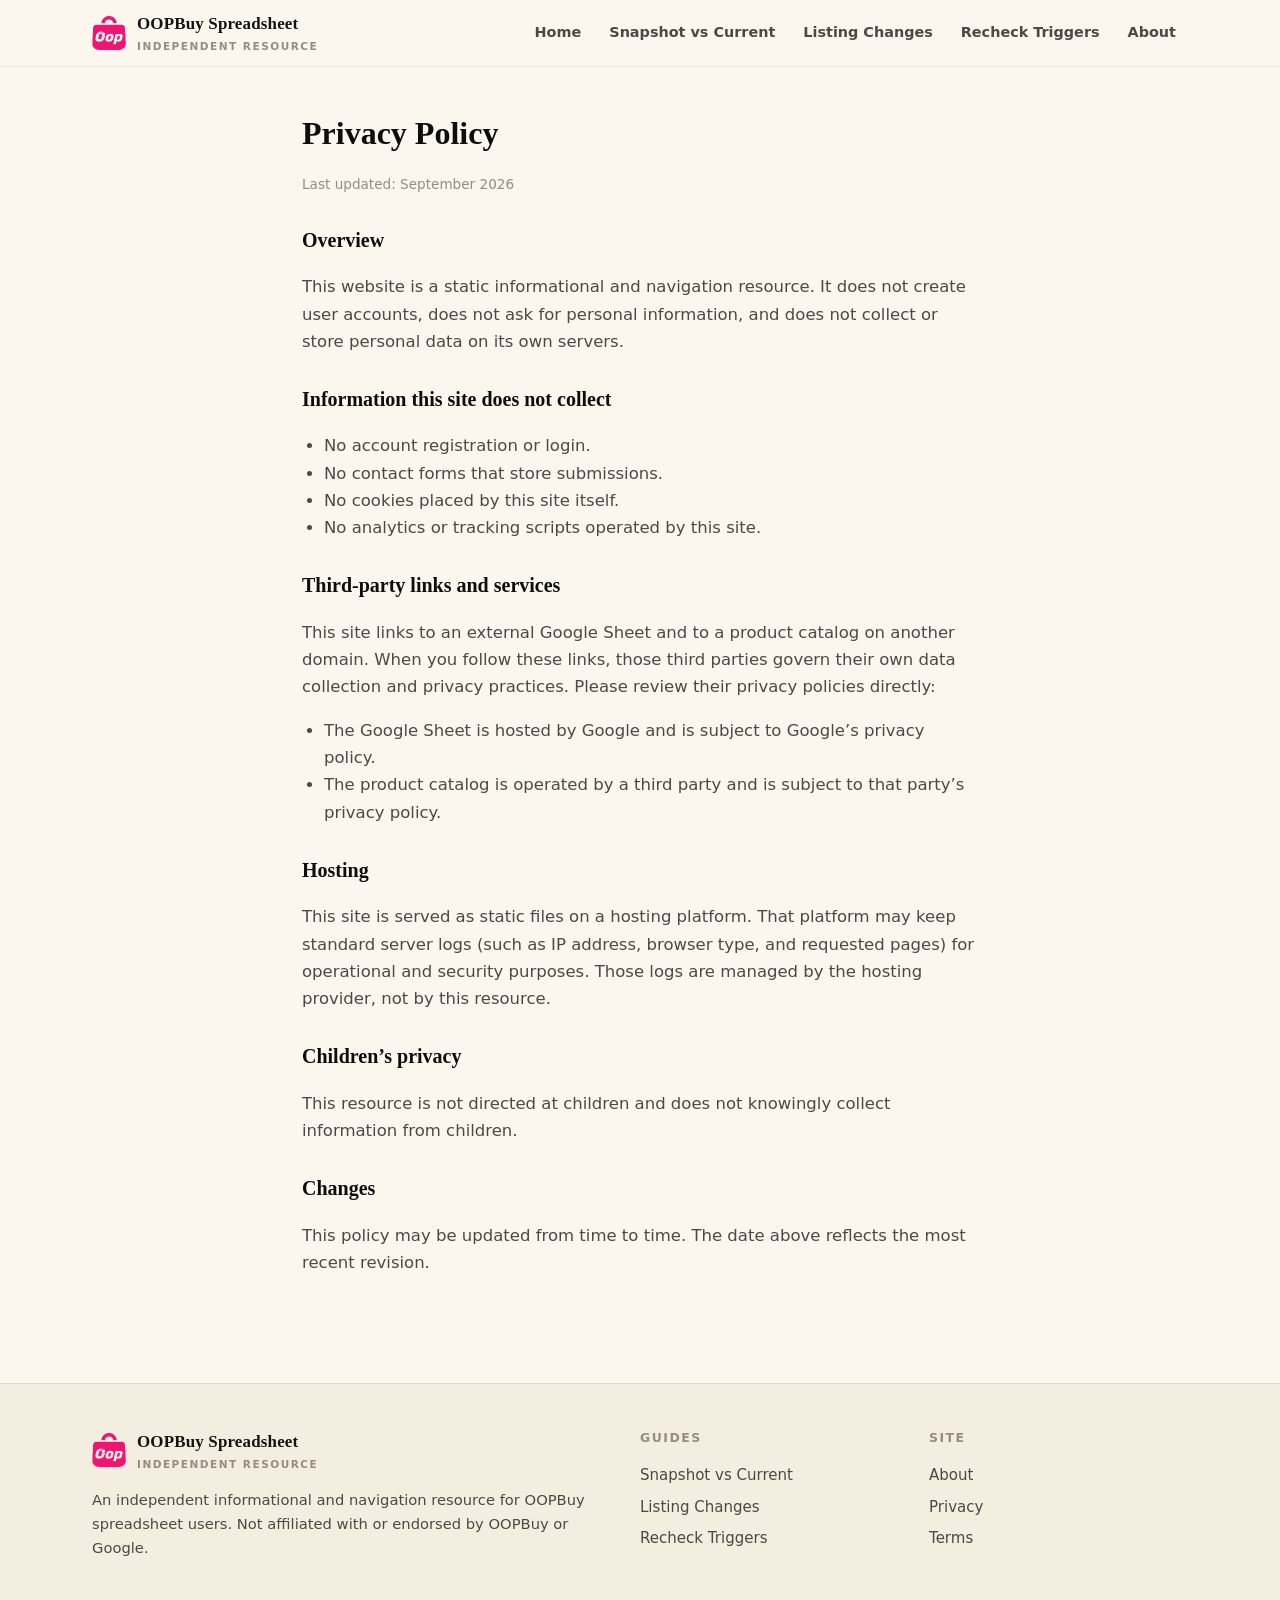
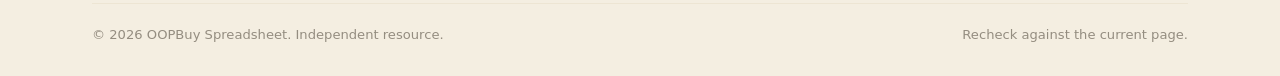
<file: privacy/index.html>
<!DOCTYPE html>
<html lang="en">
<head>
  <meta charset="UTF-8">
  <meta name="viewport" content="width=device-width, initial-scale=1.0">
  <title>Privacy Policy | OOPBuy Spreadsheet</title>
  <meta name="description" content="Privacy policy for the OOPBuy Spreadsheet independent resource.">
  <link rel="canonical" href="https://repglide.github.io/oopbuy-spreadsheet/privacy/">
  <link rel="icon" type="image/png" href="../assets/images/favicon.png">
  <link rel="stylesheet" href="../assets/css/styles.css">
  <meta name="robots" content="index, follow">
</head>
<body>
  <a href="#main-content" class="skip-link">Skip to main content</a>

  <header class="site-header">
    <div class="container header-inner">
      <a href="../index.html" class="brand" aria-label="OOPBuy Spreadsheet Home">
        <img src="../assets/images/logo.png" alt="OOPBuy logo" width="34" height="34">
        <span class="brand-name">OOPBuy Spreadsheet<small>Independent Resource</small></span>
      </a>
      <button class="mobile-nav-toggle" aria-expanded="false" aria-label="Toggle navigation menu">
        <svg viewBox="0 0 24 24" fill="none" stroke="currentColor" stroke-width="2" width="22" height="22"><line x1="3" y1="6" x2="21" y2="6"></line><line x1="3" y1="12" x2="21" y2="12"></line><line x1="3" y1="18" x2="21" y2="18"></line></svg>
      </button>
      <nav class="main-nav" aria-label="Primary Navigation">
        <ul>
          <li><a href="../index.html">Home</a></li>
          <li><a href="../snapshot-vs-current-guide/">Snapshot vs Current</a></li>
          <li><a href="../listing-change-guide/">Listing Changes</a></li>
          <li><a href="../recheck-trigger-guide/">Recheck Triggers</a></li>
          <li><a href="../about/">About</a></li>
        </ul>
      </nav>
    </div>
  </header>

  <main id="main-content">
    <div class="legal-body">
      <h1>Privacy Policy</h1>
      <p class="legal-date">Last updated: September 2026</p>

      <h2>Overview</h2>
      <p>This website is a static informational and navigation resource. It does not create user accounts, does not ask for personal information, and does not collect or store personal data on its own servers.</p>

      <h2>Information this site does not collect</h2>
      <ul>
        <li>No account registration or login.</li>
        <li>No contact forms that store submissions.</li>
        <li>No cookies placed by this site itself.</li>
        <li>No analytics or tracking scripts operated by this site.</li>
      </ul>

      <h2>Third-party links and services</h2>
      <p>This site links to an external Google Sheet and to a product catalog on another domain. When you follow these links, those third parties govern their own data collection and privacy practices. Please review their privacy policies directly:</p>
      <ul>
        <li>The Google Sheet is hosted by Google and is subject to Google&rsquo;s privacy policy.</li>
        <li>The product catalog is operated by a third party and is subject to that party&rsquo;s privacy policy.</li>
      </ul>

      <h2>Hosting</h2>
      <p>This site is served as static files on a hosting platform. That platform may keep standard server logs (such as IP address, browser type, and requested pages) for operational and security purposes. Those logs are managed by the hosting provider, not by this resource.</p>

      <h2>Children&rsquo;s privacy</h2>
      <p>This resource is not directed at children and does not knowingly collect information from children.</p>

      <h2>Changes</h2>
      <p>This policy may be updated from time to time. The date above reflects the most recent revision.</p>
    </div>
  </main>

  <footer class="site-footer">
    <div class="container">
      <div class="footer-grid">
        <div class="footer-brand">
          <a href="../index.html" class="brand" aria-label="OOPBuy Spreadsheet Home">
            <img src="../assets/images/logo.png" alt="OOPBuy logo" width="30" height="30">
            <span class="brand-name">OOPBuy Spreadsheet<small>Independent Resource</small></span>
          </a>
          <p>An independent informational and navigation resource for OOPBuy spreadsheet users. Not affiliated with or endorsed by OOPBuy or Google.</p>
        </div>
        <div class="footer-col">
          <h4>Guides</h4>
          <ul>
            <li><a href="../snapshot-vs-current-guide/">Snapshot vs Current</a></li>
            <li><a href="../listing-change-guide/">Listing Changes</a></li>
            <li><a href="../recheck-trigger-guide/">Recheck Triggers</a></li>
          </ul>
        </div>
        <div class="footer-col">
          <h4>Site</h4>
          <ul>
            <li><a href="../about/">About</a></li>
            <li><a href="../privacy/">Privacy</a></li>
            <li><a href="../terms/">Terms</a></li>
          </ul>
        </div>
      </div>
      <div class="footer-bottom">
        <span>&copy; <span id="year">2026</span> OOPBuy Spreadsheet. Independent resource.</span>
        <span>Recheck against the current page.</span>
      </div>
    </div>
  </footer>

  <script src="../assets/js/main.js"></script>
</body>
</html>
</file>
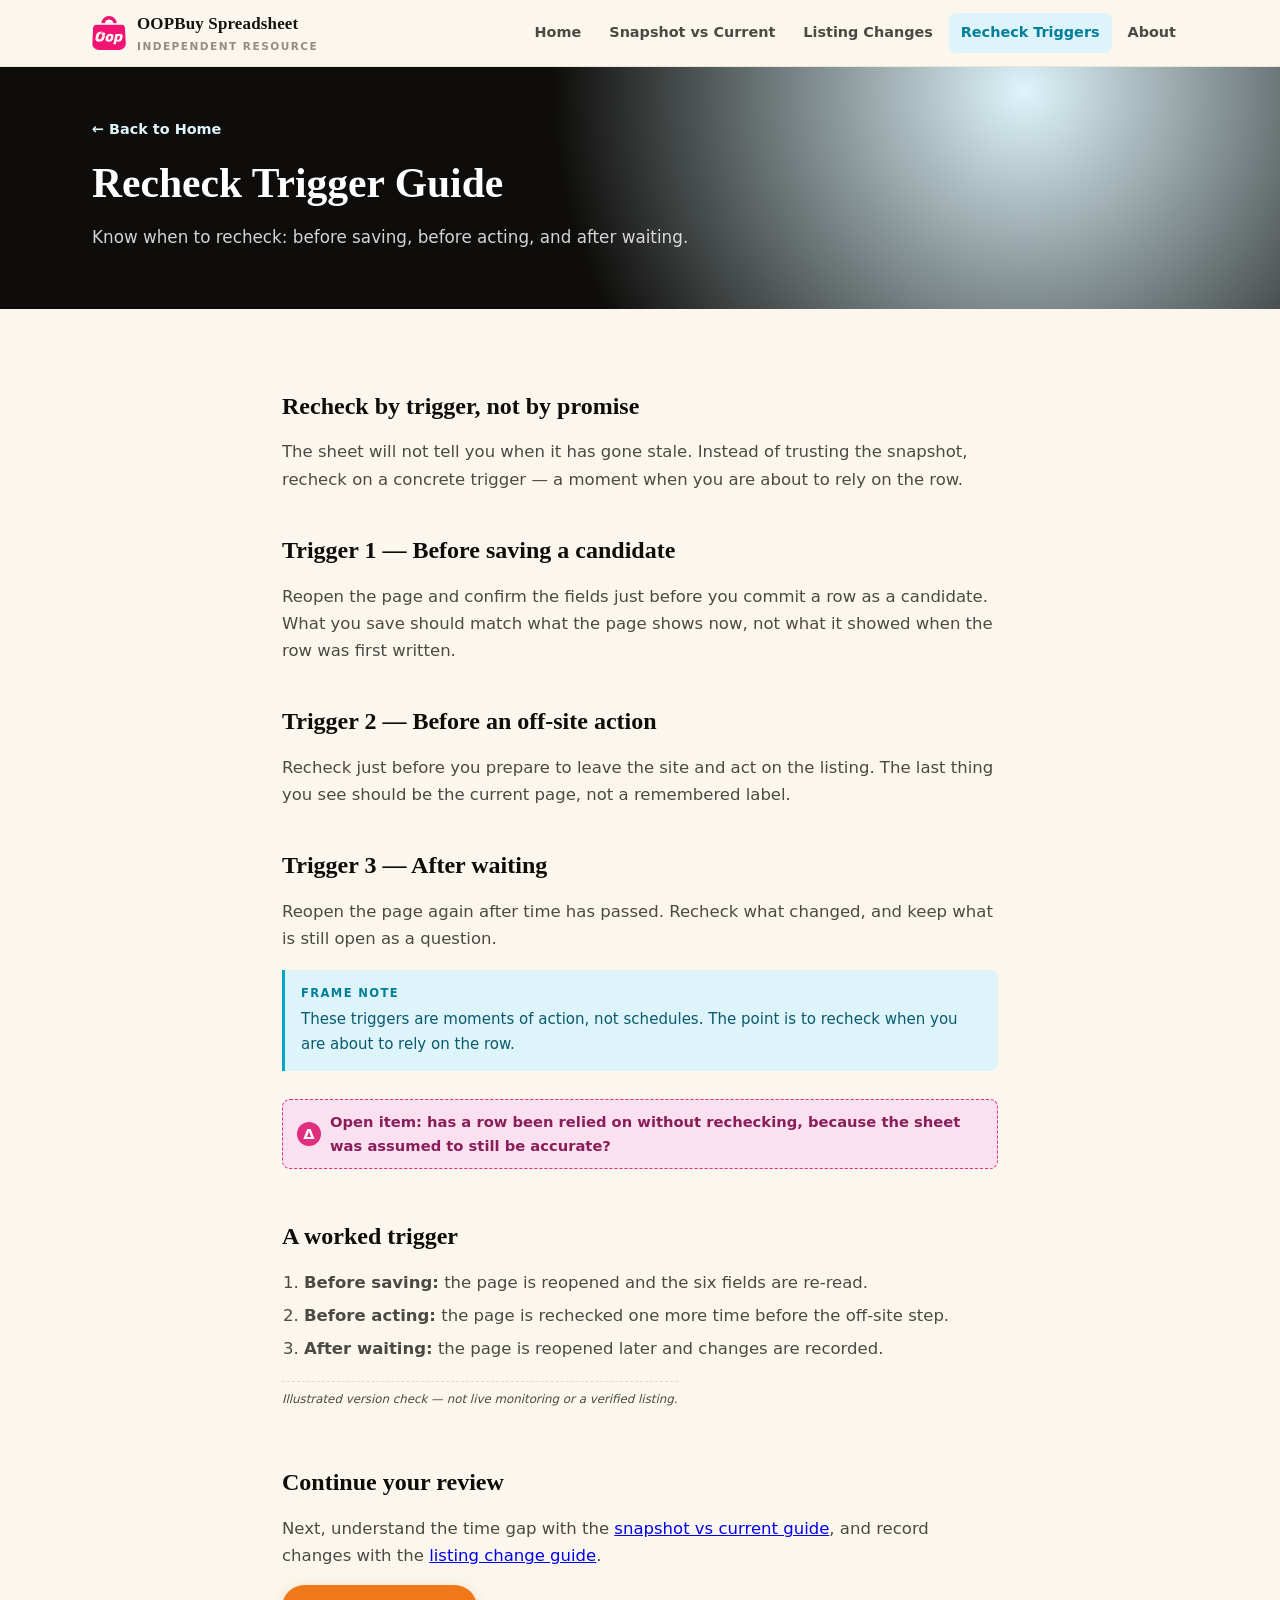
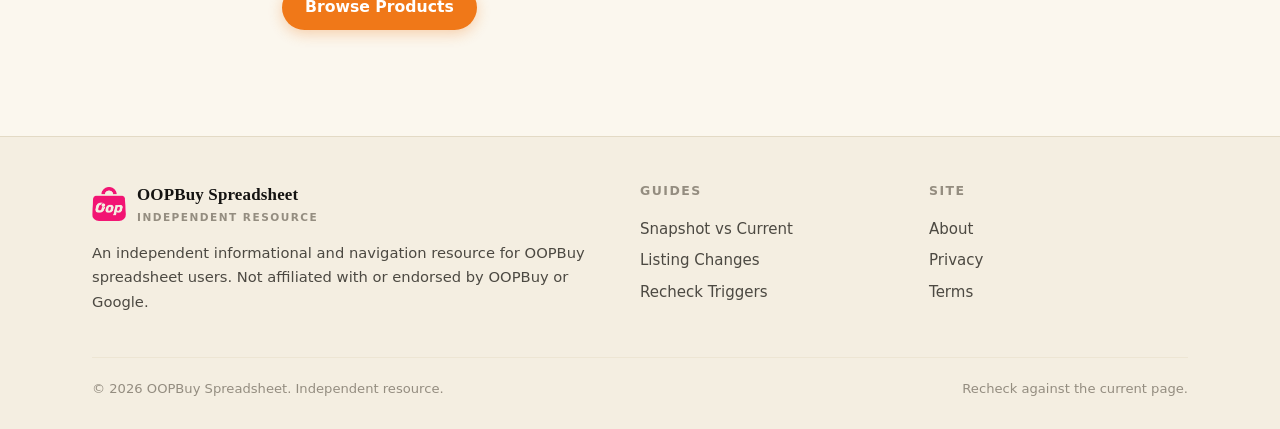
<file: recheck-trigger-guide/index.html>
<!DOCTYPE html>
<html lang="en">
<head>
  <meta charset="UTF-8">
  <meta name="viewport" content="width=device-width, initial-scale=1.0">
  <title>Recheck Trigger Guide | OOPBuy Spreadsheet</title>
  <meta name="description" content="Know when to recheck an OOPBuy spreadsheet listing: before saving, before acting, and after waiting.">
  <link rel="canonical" href="https://repglide.github.io/oopbuy-spreadsheet/recheck-trigger-guide/">
  <link rel="icon" type="image/png" href="../assets/images/favicon.png">
  <link rel="stylesheet" href="../assets/css/styles.css">

  <meta property="og:type" content="article">
  <meta property="og:url" content="https://repglide.github.io/oopbuy-spreadsheet/recheck-trigger-guide/">
  <meta property="og:title" content="Recheck Trigger Guide | OOPBuy Spreadsheet">
  <meta property="og:description" content="Know when to recheck an OOPBuy spreadsheet listing: before saving, before acting, and after waiting.">
  <meta name="twitter:card" content="summary">

  <script type="application/ld+json">
  {
    "@context": "https://schema.org",
    "@graph": [
      { "@type": "WebSite", "@id": "https://repglide.github.io/oopbuy-spreadsheet/#website", "url": "https://repglide.github.io/oopbuy-spreadsheet/", "name": "OOPBuy Spreadsheet & Snapshot Guide" },
      { "@type": "BreadcrumbList", "itemListElement": [
        { "@type": "ListItem", "position": 1, "name": "Home", "item": "https://repglide.github.io/oopbuy-spreadsheet/" },
        { "@type": "ListItem", "position": 2, "name": "Recheck Trigger Guide", "item": "https://repglide.github.io/oopbuy-spreadsheet/recheck-trigger-guide/" }
      ]},
      { "@type": "Article", "@id": "https://repglide.github.io/oopbuy-spreadsheet/recheck-trigger-guide/#article", "headline": "Recheck Trigger Guide", "description": "Know when to recheck an OOPBuy spreadsheet listing: before saving, before acting, and after waiting.", "isPartOf": { "@id": "https://repglide.github.io/oopbuy-spreadsheet/#website" } }
    ]
  }
  </script>
</head>
<body>
  <a href="#main-content" class="skip-link">Skip to main content</a>

  <header class="site-header">
    <div class="container header-inner">
      <a href="../index.html" class="brand" aria-label="OOPBuy Spreadsheet Home">
        <img src="../assets/images/logo.png" alt="OOPBuy logo" width="34" height="34">
        <span class="brand-name">OOPBuy Spreadsheet<small>Independent Resource</small></span>
      </a>
      <button class="mobile-nav-toggle" aria-expanded="false" aria-label="Toggle navigation menu">
        <svg viewBox="0 0 24 24" fill="none" stroke="currentColor" stroke-width="2" width="22" height="22"><line x1="3" y1="6" x2="21" y2="6"></line><line x1="3" y1="12" x2="21" y2="12"></line><line x1="3" y1="18" x2="21" y2="18"></line></svg>
      </button>
      <nav class="main-nav" aria-label="Primary Navigation">
        <ul>
          <li><a href="../index.html">Home</a></li>
          <li><a href="../snapshot-vs-current-guide/">Snapshot vs Current</a></li>
          <li><a href="../listing-change-guide/">Listing Changes</a></li>
          <li><a href="../recheck-trigger-guide/" class="active">Recheck Triggers</a></li>
          <li><a href="../about/">About</a></li>
        </ul>
      </nav>
    </div>
  </header>

  <main id="main-content">
    <section class="page-hero">
      <div class="container">
        <a class="back-link" href="../index.html">← Back to Home</a>
        <h1>Recheck Trigger Guide</h1>
        <p>Know when to recheck: before saving, before acting, and after waiting.</p>
      </div>
    </section>

    <div class="article-body">
      <h2>Recheck by trigger, not by promise</h2>
      <p>The sheet will not tell you when it has gone stale. Instead of trusting the snapshot, recheck on a concrete trigger — a moment when you are about to rely on the row.</p>

      <h2>Trigger 1 — Before saving a candidate</h2>
      <p>Reopen the page and confirm the fields just before you commit a row as a candidate. What you save should match what the page shows now, not what it showed when the row was first written.</p>

      <h2>Trigger 2 — Before an off-site action</h2>
      <p>Recheck just before you prepare to leave the site and act on the listing. The last thing you see should be the current page, not a remembered label.</p>

      <h2>Trigger 3 — After waiting</h2>
      <p>Reopen the page again after time has passed. Recheck what changed, and keep what is still open as a question.</p>

      <div class="frame-note"><strong>Frame note</strong>These triggers are moments of action, not schedules. The point is to recheck when you are about to rely on the row.</div>

      <div class="diff-note"><span class="qmark">Δ</span>Open item: has a row been relied on without rechecking, because the sheet was assumed to still be accurate?</div>

      <h2>A worked trigger</h2>
      <ol>
        <li><strong>Before saving:</strong> the page is reopened and the six fields are re-read.</li>
        <li><strong>Before acting:</strong> the page is rechecked one more time before the off-site step.</li>
        <li><strong>After waiting:</strong> the page is reopened later and changes are recorded.</li>
      </ol>
      <p class="example-flag">Illustrated version check — not live monitoring or a verified listing.</p>

      <h2>Continue your review</h2>
      <p>Next, understand the time gap with the <a href="../snapshot-vs-current-guide/">snapshot vs current guide</a>, and record changes with the <a href="../listing-change-guide/">listing change guide</a>.</p>
      <p><a href="https://repglide.com/?agent=oopbuy" class="btn btn-primary" target="_blank" rel="nofollow noopener">Browse Products</a></p>
    </div>
  </main>

  <footer class="site-footer">
    <div class="container">
      <div class="footer-grid">
        <div class="footer-brand">
          <a href="../index.html" class="brand" aria-label="OOPBuy Spreadsheet Home">
            <img src="../assets/images/logo.png" alt="OOPBuy logo" width="30" height="30">
            <span class="brand-name">OOPBuy Spreadsheet<small>Independent Resource</small></span>
          </a>
          <p>An independent informational and navigation resource for OOPBuy spreadsheet users. Not affiliated with or endorsed by OOPBuy or Google.</p>
        </div>
        <div class="footer-col">
          <h4>Guides</h4>
          <ul>
            <li><a href="../snapshot-vs-current-guide/">Snapshot vs Current</a></li>
            <li><a href="../listing-change-guide/">Listing Changes</a></li>
            <li><a href="../recheck-trigger-guide/">Recheck Triggers</a></li>
          </ul>
        </div>
        <div class="footer-col">
          <h4>Site</h4>
          <ul>
            <li><a href="../about/">About</a></li>
            <li><a href="../privacy/">Privacy</a></li>
            <li><a href="../terms/">Terms</a></li>
          </ul>
        </div>
      </div>
      <div class="footer-bottom">
        <span>&copy; <span id="year">2026</span> OOPBuy Spreadsheet. Independent resource.</span>
        <span>Recheck against the current page.</span>
      </div>
    </div>
  </footer>

  <script src="../assets/js/main.js"></script>
</body>
</html>
</file>
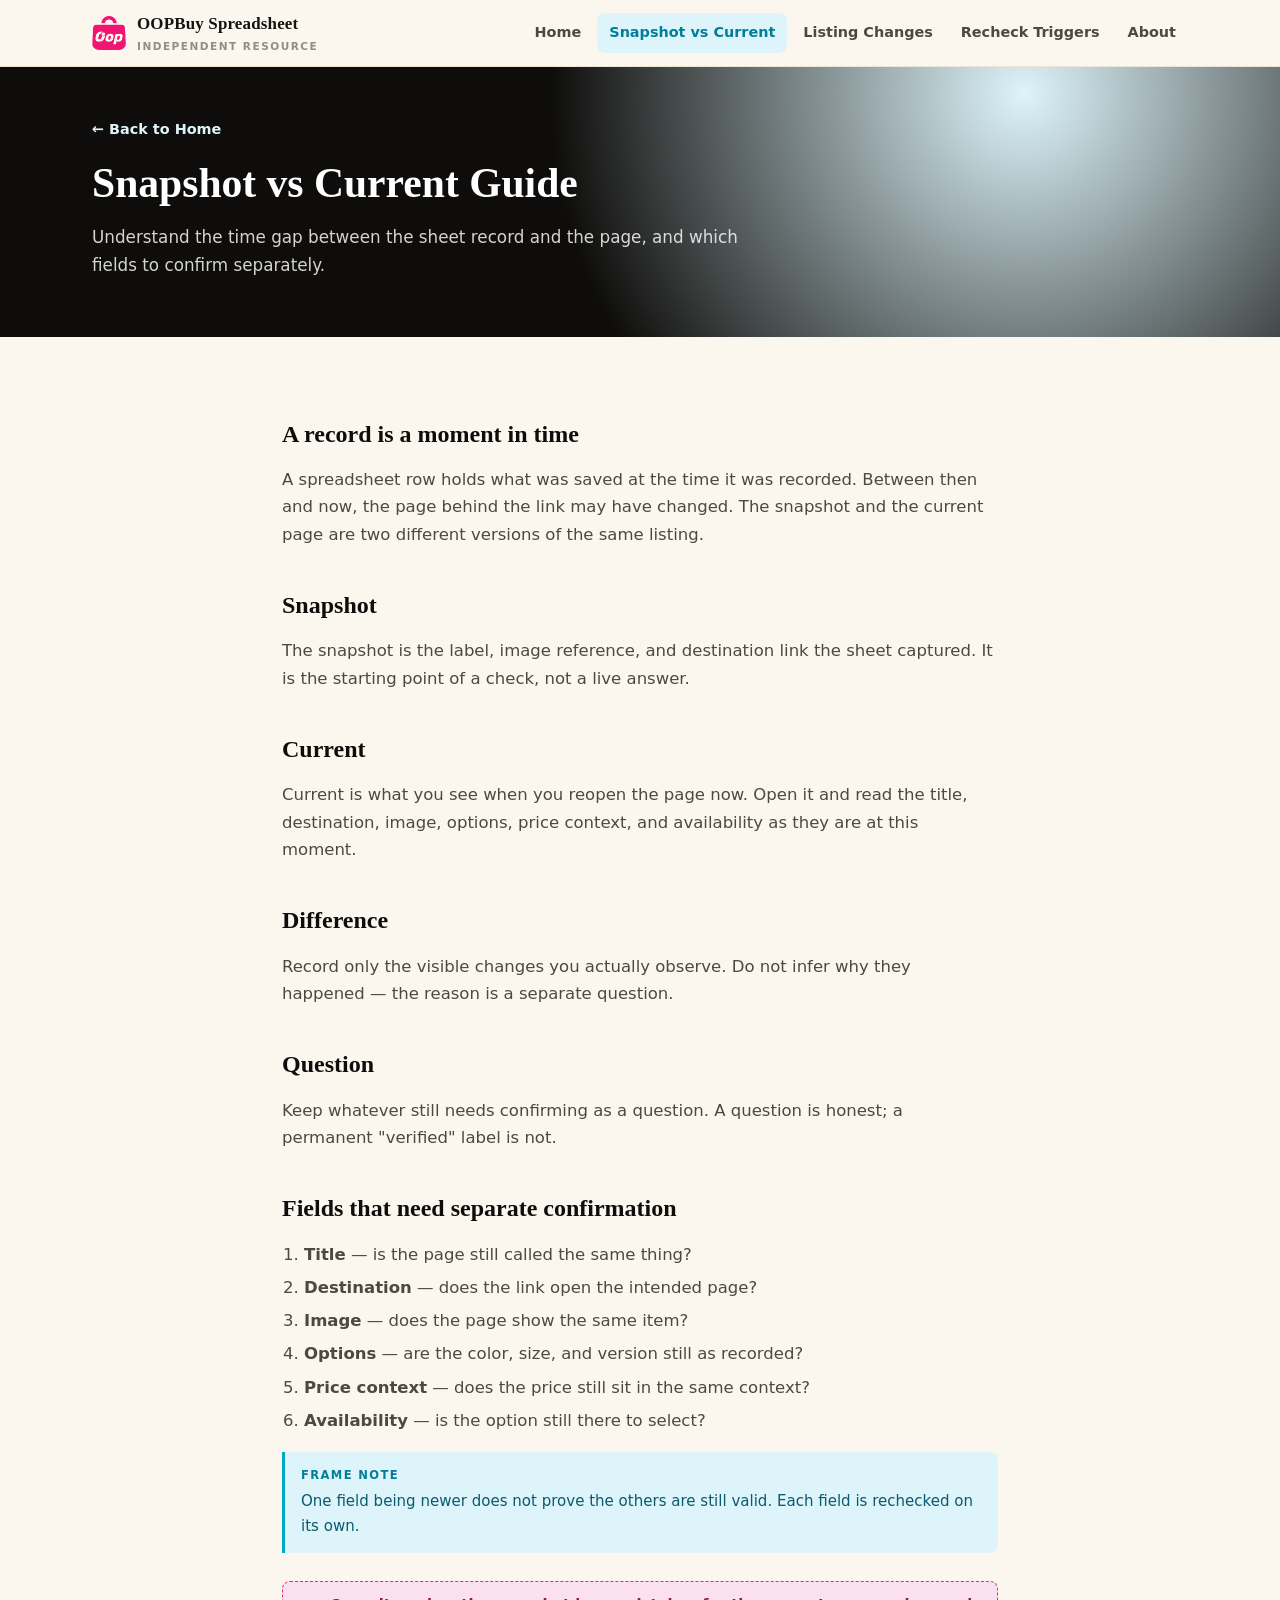
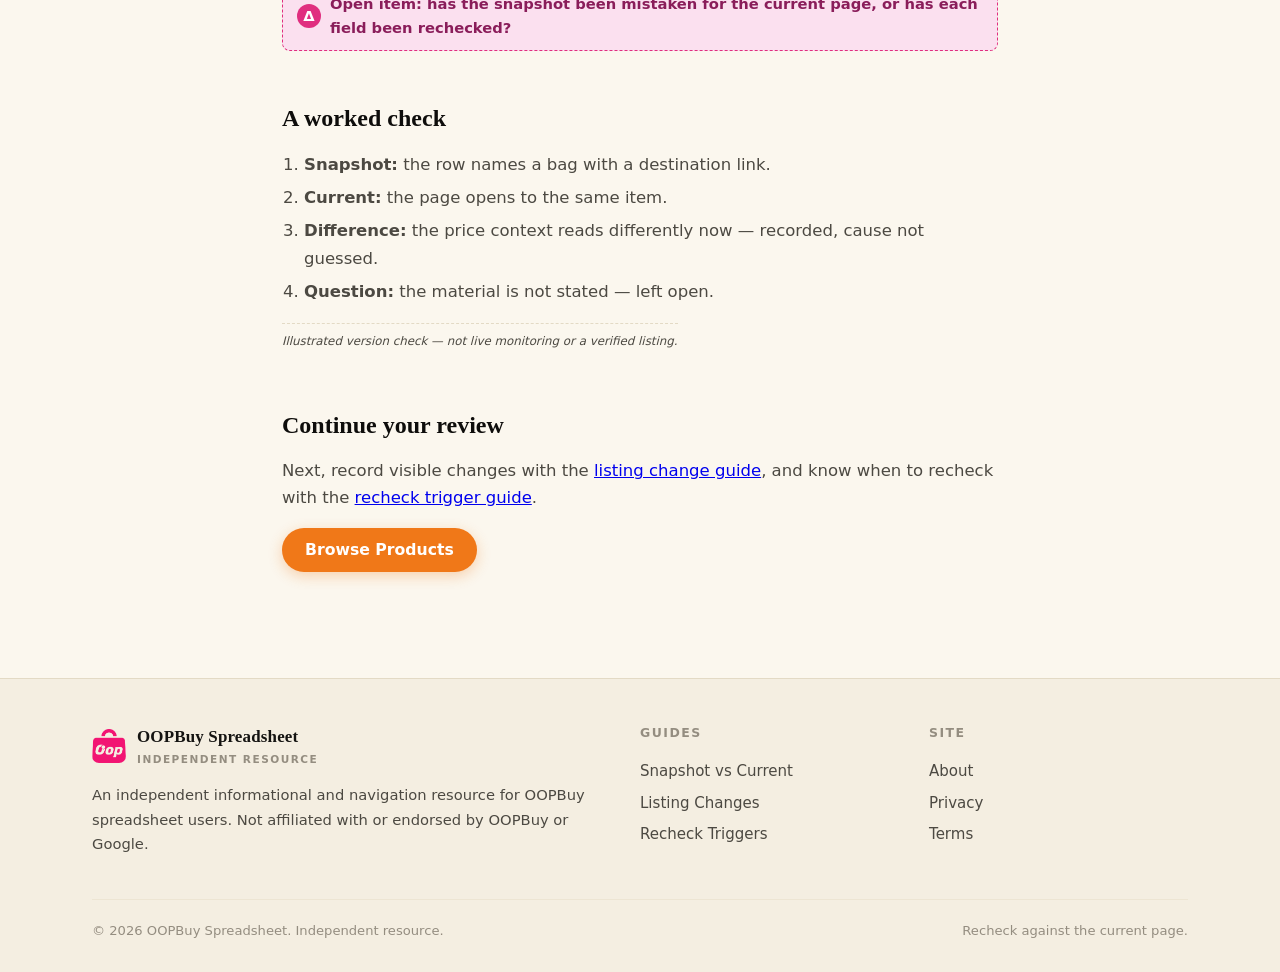
<file: snapshot-vs-current-guide/index.html>
<!DOCTYPE html>
<html lang="en">
<head>
  <meta charset="UTF-8">
  <meta name="viewport" content="width=device-width, initial-scale=1.0">
  <title>Snapshot vs Current Guide | OOPBuy Spreadsheet</title>
  <meta name="description" content="Understand the time gap between an OOPBuy spreadsheet record and the current page, and which fields to confirm separately.">
  <link rel="canonical" href="https://repglide.github.io/oopbuy-spreadsheet/snapshot-vs-current-guide/">
  <link rel="icon" type="image/png" href="../assets/images/favicon.png">
  <link rel="stylesheet" href="../assets/css/styles.css">

  <meta property="og:type" content="article">
  <meta property="og:url" content="https://repglide.github.io/oopbuy-spreadsheet/snapshot-vs-current-guide/">
  <meta property="og:title" content="Snapshot vs Current Guide | OOPBuy Spreadsheet">
  <meta property="og:description" content="Understand the time gap between an OOPBuy spreadsheet record and the current page, and which fields to confirm separately.">
  <meta name="twitter:card" content="summary">

  <script type="application/ld+json">
  {
    "@context": "https://schema.org",
    "@graph": [
      { "@type": "WebSite", "@id": "https://repglide.github.io/oopbuy-spreadsheet/#website", "url": "https://repglide.github.io/oopbuy-spreadsheet/", "name": "OOPBuy Spreadsheet & Snapshot Guide" },
      { "@type": "BreadcrumbList", "itemListElement": [
        { "@type": "ListItem", "position": 1, "name": "Home", "item": "https://repglide.github.io/oopbuy-spreadsheet/" },
        { "@type": "ListItem", "position": 2, "name": "Snapshot vs Current Guide", "item": "https://repglide.github.io/oopbuy-spreadsheet/snapshot-vs-current-guide/" }
      ]},
      { "@type": "Article", "@id": "https://repglide.github.io/oopbuy-spreadsheet/snapshot-vs-current-guide/#article", "headline": "Snapshot vs Current Guide", "description": "Understand the time gap between an OOPBuy spreadsheet record and the current page, and which fields to confirm separately.", "isPartOf": { "@id": "https://repglide.github.io/oopbuy-spreadsheet/#website" } }
    ]
  }
  </script>
</head>
<body>
  <a href="#main-content" class="skip-link">Skip to main content</a>

  <header class="site-header">
    <div class="container header-inner">
      <a href="../index.html" class="brand" aria-label="OOPBuy Spreadsheet Home">
        <img src="../assets/images/logo.png" alt="OOPBuy logo" width="34" height="34">
        <span class="brand-name">OOPBuy Spreadsheet<small>Independent Resource</small></span>
      </a>
      <button class="mobile-nav-toggle" aria-expanded="false" aria-label="Toggle navigation menu">
        <svg viewBox="0 0 24 24" fill="none" stroke="currentColor" stroke-width="2" width="22" height="22"><line x1="3" y1="6" x2="21" y2="6"></line><line x1="3" y1="12" x2="21" y2="12"></line><line x1="3" y1="18" x2="21" y2="18"></line></svg>
      </button>
      <nav class="main-nav" aria-label="Primary Navigation">
        <ul>
          <li><a href="../index.html">Home</a></li>
          <li><a href="../snapshot-vs-current-guide/" class="active">Snapshot vs Current</a></li>
          <li><a href="../listing-change-guide/">Listing Changes</a></li>
          <li><a href="../recheck-trigger-guide/">Recheck Triggers</a></li>
          <li><a href="../about/">About</a></li>
        </ul>
      </nav>
    </div>
  </header>

  <main id="main-content">
    <section class="page-hero">
      <div class="container">
        <a class="back-link" href="../index.html">← Back to Home</a>
        <h1>Snapshot vs Current Guide</h1>
        <p>Understand the time gap between the sheet record and the page, and which fields to confirm separately.</p>
      </div>
    </section>

    <div class="article-body">
      <h2>A record is a moment in time</h2>
      <p>A spreadsheet row holds what was saved at the time it was recorded. Between then and now, the page behind the link may have changed. The snapshot and the current page are two different versions of the same listing.</p>

      <h2>Snapshot</h2>
      <p>The snapshot is the label, image reference, and destination link the sheet captured. It is the starting point of a check, not a live answer.</p>

      <h2>Current</h2>
      <p>Current is what you see when you reopen the page now. Open it and read the title, destination, image, options, price context, and availability as they are at this moment.</p>

      <h2>Difference</h2>
      <p>Record only the visible changes you actually observe. Do not infer why they happened — the reason is a separate question.</p>

      <h2>Question</h2>
      <p>Keep whatever still needs confirming as a question. A question is honest; a permanent "verified" label is not.</p>

      <h2>Fields that need separate confirmation</h2>
      <ol>
        <li><strong>Title</strong> — is the page still called the same thing?</li>
        <li><strong>Destination</strong> — does the link open the intended page?</li>
        <li><strong>Image</strong> — does the page show the same item?</li>
        <li><strong>Options</strong> — are the color, size, and version still as recorded?</li>
        <li><strong>Price context</strong> — does the price still sit in the same context?</li>
        <li><strong>Availability</strong> — is the option still there to select?</li>
      </ol>

      <div class="frame-note"><strong>Frame note</strong>One field being newer does not prove the others are still valid. Each field is rechecked on its own.</div>

      <div class="diff-note"><span class="qmark">Δ</span>Open item: has the snapshot been mistaken for the current page, or has each field been rechecked?</div>

      <h2>A worked check</h2>
      <ol>
        <li><strong>Snapshot:</strong> the row names a bag with a destination link.</li>
        <li><strong>Current:</strong> the page opens to the same item.</li>
        <li><strong>Difference:</strong> the price context reads differently now — recorded, cause not guessed.</li>
        <li><strong>Question:</strong> the material is not stated — left open.</li>
      </ol>
      <p class="example-flag">Illustrated version check — not live monitoring or a verified listing.</p>

      <h2>Continue your review</h2>
      <p>Next, record visible changes with the <a href="../listing-change-guide/">listing change guide</a>, and know when to recheck with the <a href="../recheck-trigger-guide/">recheck trigger guide</a>.</p>
      <p><a href="https://repglide.com/?agent=oopbuy" class="btn btn-primary" target="_blank" rel="nofollow noopener">Browse Products</a></p>
    </div>
  </main>

  <footer class="site-footer">
    <div class="container">
      <div class="footer-grid">
        <div class="footer-brand">
          <a href="../index.html" class="brand" aria-label="OOPBuy Spreadsheet Home">
            <img src="../assets/images/logo.png" alt="OOPBuy logo" width="30" height="30">
            <span class="brand-name">OOPBuy Spreadsheet<small>Independent Resource</small></span>
          </a>
          <p>An independent informational and navigation resource for OOPBuy spreadsheet users. Not affiliated with or endorsed by OOPBuy or Google.</p>
        </div>
        <div class="footer-col">
          <h4>Guides</h4>
          <ul>
            <li><a href="../snapshot-vs-current-guide/">Snapshot vs Current</a></li>
            <li><a href="../listing-change-guide/">Listing Changes</a></li>
            <li><a href="../recheck-trigger-guide/">Recheck Triggers</a></li>
          </ul>
        </div>
        <div class="footer-col">
          <h4>Site</h4>
          <ul>
            <li><a href="../about/">About</a></li>
            <li><a href="../privacy/">Privacy</a></li>
            <li><a href="../terms/">Terms</a></li>
          </ul>
        </div>
      </div>
      <div class="footer-bottom">
        <span>&copy; <span id="year">2026</span> OOPBuy Spreadsheet. Independent resource.</span>
        <span>Recheck against the current page.</span>
      </div>
    </div>
  </footer>

  <script src="../assets/js/main.js"></script>
</body>
</html>
</file>
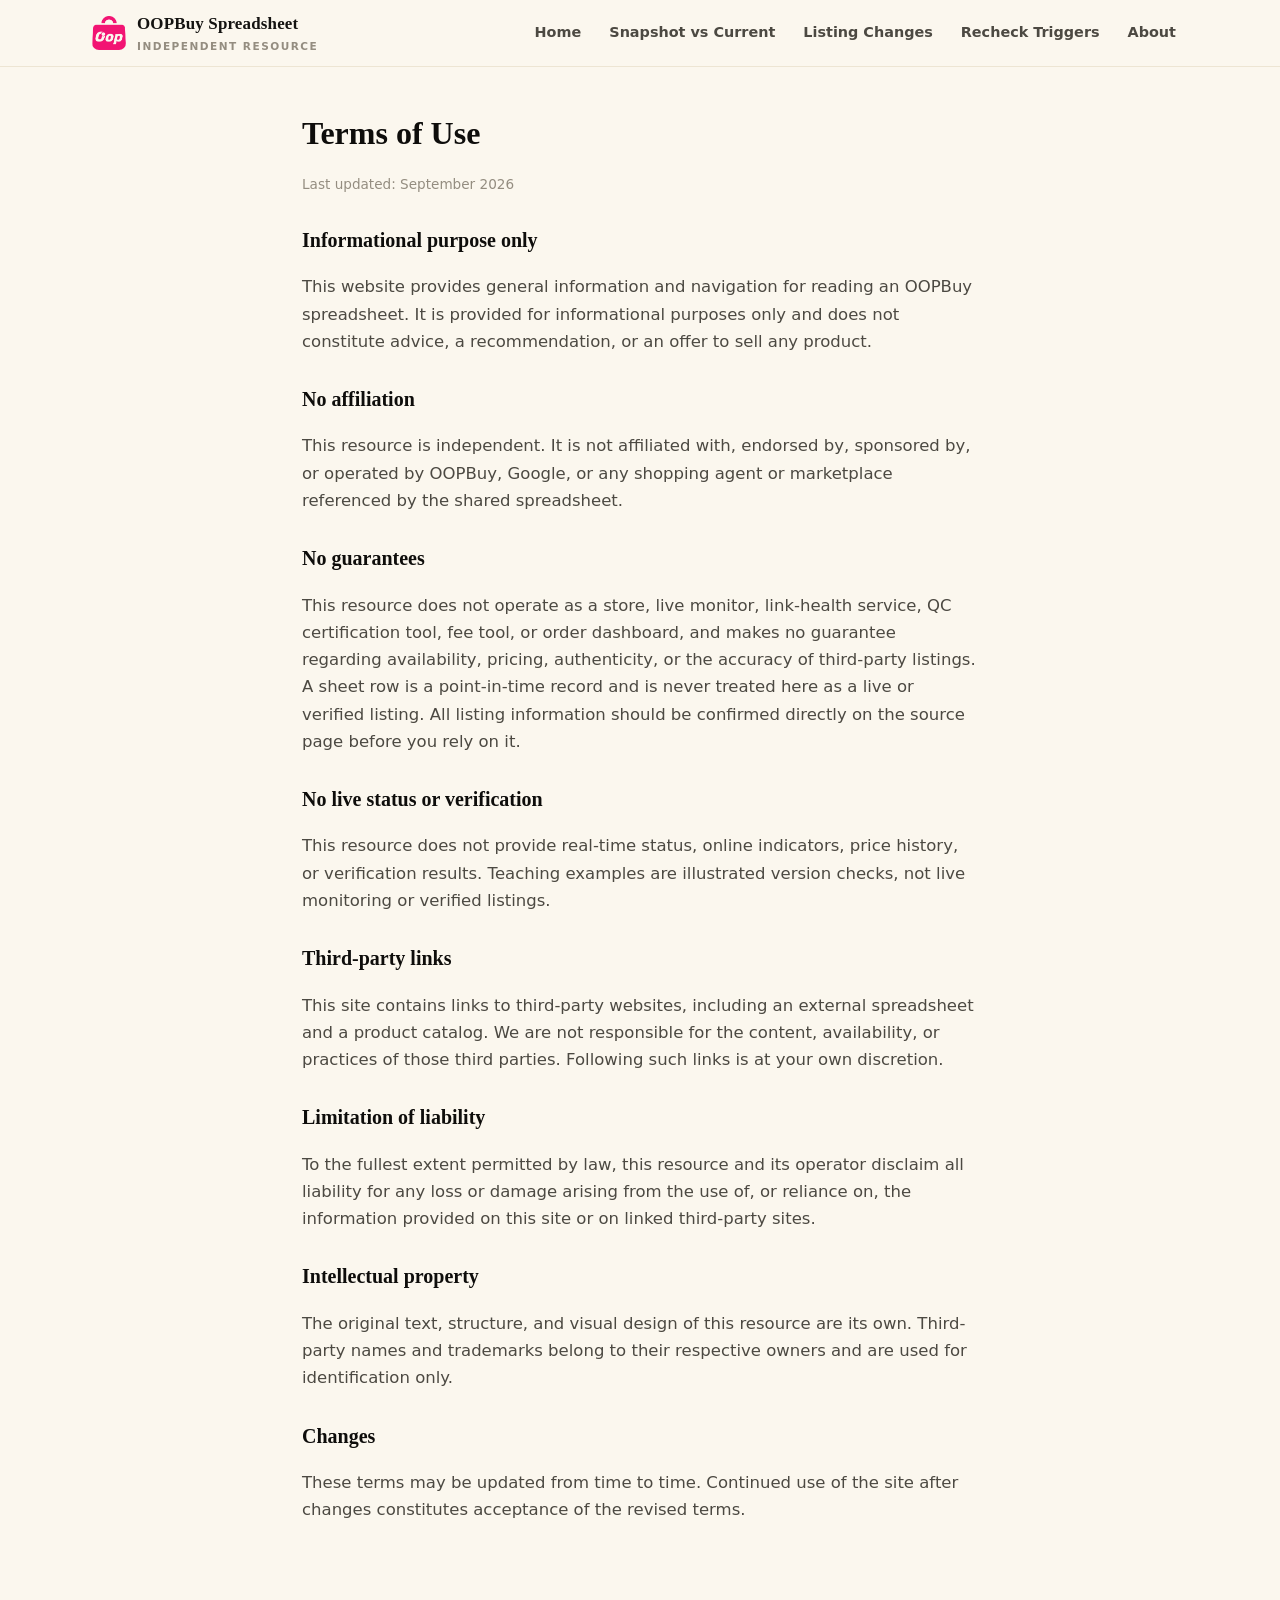
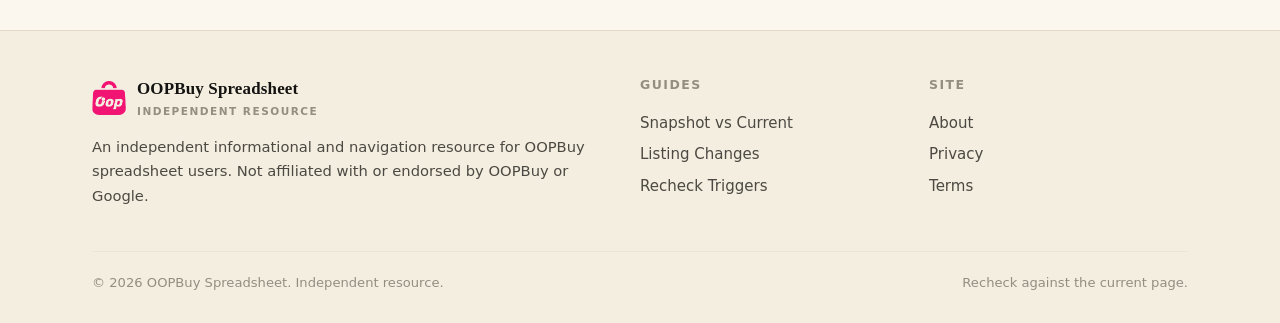
<file: terms/index.html>
<!DOCTYPE html>
<html lang="en">
<head>
  <meta charset="UTF-8">
  <meta name="viewport" content="width=device-width, initial-scale=1.0">
  <title>Terms of Use | OOPBuy Spreadsheet</title>
  <meta name="description" content="Terms of use for the OOPBuy Spreadsheet independent resource.">
  <link rel="canonical" href="https://repglide.github.io/oopbuy-spreadsheet/terms/">
  <link rel="icon" type="image/png" href="../assets/images/favicon.png">
  <link rel="stylesheet" href="../assets/css/styles.css">
  <meta name="robots" content="index, follow">
</head>
<body>
  <a href="#main-content" class="skip-link">Skip to main content</a>

  <header class="site-header">
    <div class="container header-inner">
      <a href="../index.html" class="brand" aria-label="OOPBuy Spreadsheet Home">
        <img src="../assets/images/logo.png" alt="OOPBuy logo" width="34" height="34">
        <span class="brand-name">OOPBuy Spreadsheet<small>Independent Resource</small></span>
      </a>
      <button class="mobile-nav-toggle" aria-expanded="false" aria-label="Toggle navigation menu">
        <svg viewBox="0 0 24 24" fill="none" stroke="currentColor" stroke-width="2" width="22" height="22"><line x1="3" y1="6" x2="21" y2="6"></line><line x1="3" y1="12" x2="21" y2="12"></line><line x1="3" y1="18" x2="21" y2="18"></line></svg>
      </button>
      <nav class="main-nav" aria-label="Primary Navigation">
        <ul>
          <li><a href="../index.html">Home</a></li>
          <li><a href="../snapshot-vs-current-guide/">Snapshot vs Current</a></li>
          <li><a href="../listing-change-guide/">Listing Changes</a></li>
          <li><a href="../recheck-trigger-guide/">Recheck Triggers</a></li>
          <li><a href="../about/">About</a></li>
        </ul>
      </nav>
    </div>
  </header>

  <main id="main-content">
    <div class="legal-body">
      <h1>Terms of Use</h1>
      <p class="legal-date">Last updated: September 2026</p>

      <h2>Informational purpose only</h2>
      <p>This website provides general information and navigation for reading an OOPBuy spreadsheet. It is provided for informational purposes only and does not constitute advice, a recommendation, or an offer to sell any product.</p>

      <h2>No affiliation</h2>
      <p>This resource is independent. It is not affiliated with, endorsed by, sponsored by, or operated by OOPBuy, Google, or any shopping agent or marketplace referenced by the shared spreadsheet.</p>

      <h2>No guarantees</h2>
      <p>This resource does not operate as a store, live monitor, link-health service, QC certification tool, fee tool, or order dashboard, and makes no guarantee regarding availability, pricing, authenticity, or the accuracy of third-party listings. A sheet row is a point-in-time record and is never treated here as a live or verified listing. All listing information should be confirmed directly on the source page before you rely on it.</p>

      <h2>No live status or verification</h2>
      <p>This resource does not provide real-time status, online indicators, price history, or verification results. Teaching examples are illustrated version checks, not live monitoring or verified listings.</p>

      <h2>Third-party links</h2>
      <p>This site contains links to third-party websites, including an external spreadsheet and a product catalog. We are not responsible for the content, availability, or practices of those third parties. Following such links is at your own discretion.</p>

      <h2>Limitation of liability</h2>
      <p>To the fullest extent permitted by law, this resource and its operator disclaim all liability for any loss or damage arising from the use of, or reliance on, the information provided on this site or on linked third-party sites.</p>

      <h2>Intellectual property</h2>
      <p>The original text, structure, and visual design of this resource are its own. Third-party names and trademarks belong to their respective owners and are used for identification only.</p>

      <h2>Changes</h2>
      <p>These terms may be updated from time to time. Continued use of the site after changes constitutes acceptance of the revised terms.</p>
    </div>
  </main>

  <footer class="site-footer">
    <div class="container">
      <div class="footer-grid">
        <div class="footer-brand">
          <a href="../index.html" class="brand" aria-label="OOPBuy Spreadsheet Home">
            <img src="../assets/images/logo.png" alt="OOPBuy logo" width="30" height="30">
            <span class="brand-name">OOPBuy Spreadsheet<small>Independent Resource</small></span>
          </a>
          <p>An independent informational and navigation resource for OOPBuy spreadsheet users. Not affiliated with or endorsed by OOPBuy or Google.</p>
        </div>
        <div class="footer-col">
          <h4>Guides</h4>
          <ul>
            <li><a href="../snapshot-vs-current-guide/">Snapshot vs Current</a></li>
            <li><a href="../listing-change-guide/">Listing Changes</a></li>
            <li><a href="../recheck-trigger-guide/">Recheck Triggers</a></li>
          </ul>
        </div>
        <div class="footer-col">
          <h4>Site</h4>
          <ul>
            <li><a href="../about/">About</a></li>
            <li><a href="../privacy/">Privacy</a></li>
            <li><a href="../terms/">Terms</a></li>
          </ul>
        </div>
      </div>
      <div class="footer-bottom">
        <span>&copy; <span id="year">2026</span> OOPBuy Spreadsheet. Independent resource.</span>
        <span>Recheck against the current page.</span>
      </div>
    </div>
  </footer>

  <script src="../assets/js/main.js"></script>
</body>
</html>
</file>
<file: assets/css/styles.css>
/* ==========================================================================
   OOPBuy Spreadsheet — Snapshot vs Current / Version Frames theme
   Warm cream · photographic black · high-sat cyan · amber-orange · magenta
   (difference) · ink green (confirmation boundary)
   Signatures: frame counter, registration mark, crop edge, version tab,
   difference circle, grease-pencil underline
   ========================================================================== */

:root {
  /* palette */
  --cream:      #FBF7EE;
  --cream-2:    #F4EEE1;
  --cream-3:    #E9E0CC;
  --paper:      #FFFFFF;
  --ink:        #141311;
  --ink-2:      #0E0D0B;
  --ink-soft:   #4C4942;
  --ink-faint:  #948D80;
  --cyan:       #00A8C8;
  --cyan-d:     #007E9A;
  --cyan-s:     #DDF4FA;
  --amber:      #F07818;
  --amber-d:    #C65E10;
  --amber-s:    #FDEAD2;
  --magenta:    #E02E7F;
  --magenta-d:  #A82467;
  --magenta-s:  #FBE0EF;
  --green:      #1E6F55;
  --green-d:    #15523F;
  --green-s:    #DDF0E9;
  --line:       #E3DAC5;
  --line-soft:  #EDE5D3;

  /* typography */
  --serif: Georgia, 'Times New Roman', Times, serif;
  --sans: system-ui, -apple-system, 'Segoe UI', Roboto, Helvetica, Arial, sans-serif;
  --mono: ui-monospace, SFMono-Regular, 'SF Mono', Menlo, Consolas, monospace;

  /* geometry */
  --radius: 14px;
  --radius-sm: 8px;
  --container: 1140px;
  --shadow-sm: 0 1px 2px rgba(20, 19, 17, 0.05), 0 2px 8px rgba(20, 19, 17, 0.06);
  --shadow-md: 0 4px 14px rgba(20, 19, 17, 0.10), 0 12px 32px rgba(20, 19, 17, 0.08);
}

* { box-sizing: border-box; }
html { scroll-behavior: smooth; -webkit-text-size-adjust: 100%; }

body {
  margin: 0;
  font-family: var(--sans);
  font-size: 16.5px;
  line-height: 1.65;
  color: var(--ink);
  background: var(--cream);
  -webkit-font-smoothing: antialiased;
  text-rendering: optimizeLegibility;
}

/* ---------- accessibility ---------- */
.skip-link { position: absolute; left: -9999px; top: 0; background: var(--ink); color: #fff; padding: 10px 16px; z-index: 200; border-radius: 0 0 var(--radius-sm) 0; }
.skip-link:focus { left: 0; }
:focus-visible { outline: 3px solid var(--cyan); outline-offset: 2px; border-radius: 3px; }
.visually-hidden { position: absolute !important; width: 1px; height: 1px; margin: -1px; padding: 0; border: 0; overflow: hidden; clip: rect(0 0 0 0); white-space: nowrap; }

/* ---------- layout ---------- */
.container { max-width: var(--container); margin: 0 auto; padding: 0 22px; }

/* ---------- header ---------- */
.site-header { position: sticky; top: 0; z-index: 100; background: rgba(251, 247, 238, 0.92); backdrop-filter: saturate(140%) blur(8px); border-bottom: 1px solid var(--line-soft); }
.header-inner { display: flex; align-items: center; gap: 20px; height: 66px; }
.brand { display: flex; align-items: center; gap: 11px; text-decoration: none; color: var(--ink); }
.brand img { width: 34px; height: 34px; display: block; border-radius: 7px; }
.brand-name { font-family: var(--serif); font-weight: 700; font-size: 1.06rem; letter-spacing: 0.01em; }
.brand-name small { display: block; font-family: var(--sans); font-weight: 600; font-size: 0.66rem; color: var(--ink-faint); letter-spacing: 0.14em; text-transform: uppercase; }

.main-nav { margin-left: auto; }
.main-nav ul { display: flex; align-items: center; gap: 4px; list-style: none; margin: 0; padding: 0; }
.main-nav a { display: block; padding: 8px 12px; text-decoration: none; color: var(--ink-soft); font-weight: 600; font-size: 0.9rem; border-radius: var(--radius-sm); }
.main-nav a:hover { background: var(--cream-2); color: var(--ink); }
.main-nav a.active { color: var(--cyan-d); background: var(--cyan-s); }

.mobile-nav-toggle { display: none; margin-left: auto; width: 44px; height: 44px; border: 1px solid var(--line); background: #fff; border-radius: var(--radius-sm); cursor: pointer; color: var(--ink); }
.mobile-nav-toggle svg { display: block; margin: 0 auto; }

@media (max-width: 860px) {
  .main-nav { display: none; }
  .mobile-nav-toggle { display: block; }
  .main-nav.open { display: block; position: absolute; left: 0; right: 0; top: 66px; background: #fff; border-bottom: 1px solid var(--line); box-shadow: var(--shadow-md); }
  .main-nav.open ul { flex-direction: column; align-items: stretch; gap: 2px; padding: 8px; }
  .main-nav.open a { padding: 12px 14px; }
}

/* ---------- buttons ---------- */
.btn { display: inline-flex; align-items: center; justify-content: center; gap: 8px; padding: 12px 22px; border-radius: 999px; text-decoration: none; font-weight: 700; font-size: 0.98rem; line-height: 1.2; border: 1.5px solid transparent; transition: transform 0.12s ease, box-shadow 0.12s ease, background 0.12s ease; }
.btn:active { transform: translateY(1px); }
.btn-primary { background: var(--amber); color: #fff; box-shadow: 0 4px 14px rgba(240, 120, 24, 0.30); }
.btn-primary:hover { background: var(--amber-d); box-shadow: 0 6px 18px rgba(240, 120, 24, 0.38); }
.btn-secondary { background: #fff; color: var(--ink); border-color: var(--line); box-shadow: var(--shadow-sm); }
.btn-secondary:hover { border-color: var(--ink-soft); background: #fff; }
.btn-sm { padding: 9px 16px; font-size: 0.88rem; }

/* ---------- hero ---------- */
.hero-section { padding: 56px 0 44px; position: relative; overflow: hidden; background: radial-gradient(circle at 85% 8%, var(--cyan-s) 0, transparent 42%), radial-gradient(circle at 6% 92%, var(--magenta-s) 0, transparent 40%); }
.hero-grid { display: grid; grid-template-columns: 1.05fr 0.95fr; gap: 44px; align-items: center; }
.hero-badge { display: inline-block; padding: 5px 13px; border-radius: 999px; background: var(--cyan-s); color: var(--cyan-d); font-weight: 700; font-size: 0.76rem; letter-spacing: 0.08em; text-transform: uppercase; }
.hero-title { font-family: var(--serif); font-size: clamp(2.05rem, 4.6vw, 3.1rem); line-height: 1.12; color: var(--ink-2); margin: 18px 0 16px; font-weight: 700; }
.hero-title em { font-style: normal; color: var(--cyan-d); }
.hero-description { font-size: 1.08rem; color: var(--ink-soft); max-width: 34em; margin: 0 0 26px; }
.hero-actions { display: flex; flex-wrap: wrap; gap: 12px; }

/* hero contact-sheet of three version frames */
.hero-visual { position: relative; display: flex; justify-content: center; }
.contact-sheet {
  position: relative; width: 340px; padding: 20px 16px;
  background: var(--paper);
  border: 1px solid var(--line);
  border-radius: 6px;
  box-shadow: var(--shadow-md);
}
/* film sprocket strips along left and right edges */
.contact-sheet::before, .contact-sheet::after {
  content: ""; position: absolute; top: 8px; bottom: 8px; width: 9px;
  background: repeating-linear-gradient(180deg, var(--cream-3) 0 7px, transparent 7px 16px);
  border-radius: 2px;
}
.contact-sheet::before { left: 5px; }
.contact-sheet::after { right: 5px; }
.contact-sheet .sheet-inner { position: relative; margin: 0 10px; display: flex; flex-direction: column; gap: 12px; }

.frame {
  position: relative; background: var(--cream); border: 1px solid var(--line);
  border-radius: 4px; padding: 22px 14px 12px;
}
/* crop-edge corner ticks */
.frame::before, .frame::after {
  content: ""; position: absolute; width: 10px; height: 10px; border: 2px solid var(--cyan); opacity: 0.5;
}
.frame::before { top: 5px; left: 5px; border-right: 0; border-bottom: 0; }
.frame::after { bottom: 5px; right: 5px; border-left: 0; border-top: 0; }

.frame-counter { position: absolute; top: 5px; right: 9px; font-family: var(--mono); font-size: 0.56rem; font-weight: 800; letter-spacing: 0.1em; color: var(--ink-faint); }
.version-tab { position: absolute; top: -9px; left: 12px; font-family: var(--mono); font-size: 0.54rem; font-weight: 800; letter-spacing: 0.1em; padding: 2px 8px; border-radius: 3px; color: #fff; }
.frame-snapshot .version-tab { background: var(--cyan); }
.frame-current .version-tab { background: var(--amber); }
.frame-question .version-tab { background: var(--magenta); }

.frame-lines { display: flex; flex-direction: column; gap: 6px; }
.fl { display: block; height: 7px; border-radius: 2px; background: var(--cream-3); }
.fl.w80 { width: 80%; }
.fl.w70 { width: 70%; }
.fl.w60 { width: 60%; }
.fl.w40 { width: 40%; }
.fl.w30 { width: 30%; }
/* grease-pencil underline on a text line */
.fl.grease { border-bottom: 2px solid var(--amber); height: 5px; }
/* difference highlight */
.fl.diff { background: var(--magenta); opacity: 0.75; }
/* time-marker ticks (no concrete dates) */
.fl.time { height: 4px; width: 46%; background: repeating-linear-gradient(90deg, var(--ink-faint) 0 3px, transparent 3px 6px); border-radius: 0; }

.diff-circle { position: absolute; right: 10px; bottom: 9px; width: 20px; height: 20px; border-radius: 50%; border: 2px solid var(--magenta); color: var(--magenta-d); display: grid; place-items: center; font-family: var(--mono); font-weight: 800; font-size: 0.62rem; }
.q-dot { position: absolute; right: 10px; bottom: 9px; width: 20px; height: 20px; border-radius: 50%; background: var(--magenta); color: #fff; display: grid; place-items: center; font-family: var(--mono); font-weight: 800; font-size: 0.68rem; }

/* registration mark crosshair */
.reg-mark { position: absolute; left: 50%; top: 50%; transform: translate(-50%, -50%); width: 34px; height: 34px; pointer-events: none; opacity: 0.22; }
.reg-mark::before, .reg-mark::after { content: ""; position: absolute; background: var(--ink); }
.reg-mark::before { left: 0; right: 0; top: 50%; height: 1px; }
.reg-mark::after { top: 0; bottom: 0; left: 50%; width: 1px; }

@media (max-width: 860px) {
  .hero-grid { grid-template-columns: 1fr; gap: 26px; }
  .hero-section { padding-top: 34px; }
  .contact-sheet { width: 100%; max-width: 360px; }
}

/* ---------- section scaffolding ---------- */
.section { padding: 46px 0; }
.section-alt { background: var(--cream-2); }
.section-header { max-width: 680px; margin: 0 auto 34px; text-align: center; }
.eyebrow { display: inline-block; font-size: 0.76rem; font-weight: 700; letter-spacing: 0.14em; text-transform: uppercase; color: var(--cyan-d); }
.section-title { font-family: var(--serif); font-size: clamp(1.6rem, 3.4vw, 2.15rem); color: var(--ink-2); margin: 10px 0 12px; line-height: 1.2; }
.section-lead { color: var(--ink-soft); font-size: 1.02rem; margin: 0; }

/* ---------- category grid (contact-sheet frames) ---------- */
.categories-section { padding-top: 10px; }
.cat-grid { display: grid; grid-template-columns: repeat(4, 1fr); gap: 14px; }
.cat-card {
  position: relative; display: flex; flex-direction: column; gap: 9px;
  background: #fff; border: 1px solid var(--line); border-radius: var(--radius);
  padding: 20px 16px 14px; text-decoration: none; color: var(--ink);
  box-shadow: var(--shadow-sm); transition: transform 0.14s ease, box-shadow 0.14s ease, border-color 0.14s ease;
}
.cat-card:hover { transform: translateY(-3px); box-shadow: var(--shadow-md); border-color: var(--cyan); }
/* sprocket perforation edge along the top */
.cat-card::before {
  content: ""; position: absolute; top: 4px; left: 10px; right: 10px; height: 8px;
  background: repeating-linear-gradient(90deg, var(--cream-3) 0 5px, transparent 5px 12px);
  border-radius: 3px;
}
.cat-top { display: flex; align-items: flex-start; justify-content: space-between; margin-top: 6px; }
.cat-code { font-family: var(--mono); font-size: 0.72rem; color: var(--ink-faint); letter-spacing: 0.06em; }
.cat-spec { font-family: var(--serif); font-size: 1.5rem; font-weight: 800; color: var(--ink-2); line-height: 1; }
.cat-icon { width: 28px; height: 28px; color: var(--cyan-d); }
.cat-icon svg { width: 100%; height: 100%; filter: drop-shadow(0 0.7px 0 currentColor); }
.cat-name { font-weight: 700; color: var(--ink-2); font-size: 0.97rem; line-height: 1.3; }
.cat-card .cat-arrow { margin-top: auto; font-size: 0.8rem; font-weight: 700; color: var(--cyan-d); }
.cat-card::after { content: ""; position: absolute; top: 8px; right: 8px; width: 9px; height: 9px; border: 1.5px solid var(--ink-faint); border-radius: 50%; opacity: 0.45; }

@media (max-width: 900px) {
  .cat-grid { grid-template-columns: repeat(2, 1fr); gap: 12px; }
  .cat-card { padding: 17px 13px 12px; }
}

/* ---------- Six Fields Can Change Separately (contact strip) ---------- */
.six-strip { display: grid; grid-template-columns: repeat(6, 1fr); gap: 10px; }
.field-frame {
  position: relative; background: #fff; border: 1px solid var(--line); border-radius: var(--radius-sm);
  padding: 18px 12px 14px; box-shadow: var(--shadow-sm);
}
.field-frame::before { content: ""; position: absolute; top: 4px; left: 8px; right: 8px; height: 6px; background: repeating-linear-gradient(90deg, var(--cream-3) 0 4px, transparent 4px 9px); border-radius: 2px; }
.field-frame .f-num { display: block; font-family: var(--mono); font-size: 0.66rem; font-weight: 800; letter-spacing: 0.1em; color: var(--cyan-d); margin-top: 4px; }
.field-frame .f-name { display: block; font-family: var(--serif); font-weight: 700; font-size: 1rem; color: var(--ink-2); margin: 4px 0 4px; }
.field-frame .f-desc { color: var(--ink-soft); font-size: 0.82rem; line-height: 1.45; }
@media (max-width: 900px) {
  .six-strip { grid-template-columns: repeat(3, 1fr); }
}
@media (max-width: 640px) {
  .six-strip { grid-template-columns: 1fr; }
  .field-frame { padding: 16px 14px 13px; }
}

/* ---------- Version Frames (4 frames) ---------- */
.frame-grid { display: grid; grid-template-columns: repeat(4, 1fr); gap: 14px; }
.vframe {
  position: relative; background: #fff; border: 1px solid var(--line); border-radius: var(--radius);
  padding: 26px 18px 18px; box-shadow: var(--shadow-sm);
}
.vframe::before { content: ""; position: absolute; top: 6px; left: 6px; width: 9px; height: 9px; border: 2px solid var(--cyan); border-right: 0; border-bottom: 0; opacity: 0.55; }
.vframe .v-tab { display: inline-block; font-family: var(--mono); font-size: 0.66rem; font-weight: 800; letter-spacing: 0.08em; text-transform: uppercase; padding: 3px 9px; border-radius: 3px; color: #fff; margin-bottom: 10px; }
.vframe.v-snapshot .v-tab { background: var(--cyan); }
.vframe.v-current .v-tab { background: var(--amber); }
.vframe.v-difference .v-tab { background: var(--magenta); }
.vframe.v-question .v-tab { background: var(--magenta-d); }
.vframe h3 { font-family: var(--serif); font-size: 1.18rem; color: var(--ink-2); margin: 0 0 8px; }
.vframe p { color: var(--ink-soft); font-size: 0.92rem; margin: 0; }
@media (max-width: 900px) { .frame-grid { grid-template-columns: repeat(2, 1fr); } }
@media (max-width: 640px) { .frame-grid { grid-template-columns: 1fr; } }

/* ---------- signatures ---------- */
.frame-note { border-left: 3px solid var(--cyan); background: var(--cyan-s); padding: 14px 16px; border-radius: 0 var(--radius-sm) var(--radius-sm) 0; margin: 18px 0; font-size: 0.94rem; color: #0B5A6E; }
.frame-note strong { display: block; font-size: 0.72rem; letter-spacing: 0.12em; text-transform: uppercase; margin-bottom: 4px; color: var(--cyan-d); }

.diff-note { display: inline-flex; align-items: center; gap: 9px; padding: 10px 14px; border: 1px dashed var(--magenta); border-radius: var(--radius-sm); background: var(--magenta-s); color: #8A1D5A; font-weight: 600; font-size: 0.92rem; margin: 10px 0; }
.diff-note .qmark { flex: none; width: 24px; height: 24px; border-radius: 50%; background: var(--magenta); color: #fff; display: grid; place-items: center; font-weight: 800; }

.green-note { display: inline-flex; align-items: center; gap: 9px; padding: 10px 14px; border: 1px solid var(--green); border-radius: var(--radius-sm); background: var(--green-s); color: #124532; font-weight: 600; font-size: 0.92rem; margin: 10px 0; }
.green-note .qmark { flex: none; width: 24px; height: 24px; border-radius: 50%; background: var(--green); color: #fff; display: grid; place-items: center; font-weight: 800; }

.example-flag { display: inline-block; margin-top: 14px; font-size: 0.74rem; color: var(--ink-faint); font-style: italic; border-top: 1px dashed var(--line); padding-top: 8px; }

/* ---------- duo grid ---------- */
.duo-grid { display: grid; grid-template-columns: 1fr 1fr; gap: 14px; }
.duo-col { background: #fff; border: 1px solid var(--line); border-radius: var(--radius); padding: 20px 22px; }
.duo-col h3 { margin: 0 0 10px; font-size: 1.02rem; display: flex; align-items: center; gap: 9px; color: var(--ink-2); }
.duo-col ul { margin: 0; padding-left: 18px; color: var(--ink-soft); font-size: 0.94rem; }
.duo-col ul li { margin: 6px 0; }
.duo-col .mark { flex: none; width: 22px; height: 22px; border-radius: 5px; display: grid; place-items: center; font-size: 0.78rem; color: #fff; font-family: var(--mono); }
.duo-col.is-a .mark { background: var(--green); }
.duo-col.is-b .mark { background: var(--magenta); }
@media (max-width: 720px) { .duo-grid { grid-template-columns: 1fr; } }

/* ---------- recheck by trigger ---------- */
.trigger-list { list-style: none; margin: 0; padding: 0; max-width: 760px; margin-inline: auto; }
.trigger-list li { display: flex; gap: 14px; align-items: flex-start; padding: 14px 16px; margin: 10px 0; background: #fff; border: 1px solid var(--line); border-radius: var(--radius); box-shadow: var(--shadow-sm); }
.trigger-list .t-num { flex: none; width: 30px; height: 30px; border-radius: 50%; display: grid; place-items: center; background: var(--amber-s); color: var(--amber-d); font-weight: 800; font-size: 0.82rem; font-family: var(--mono); }
.trigger-list p { margin: 0; color: var(--ink-soft); font-size: 0.96rem; }
.trigger-list strong { color: var(--ink-2); }

/* ---------- stop list (archive the question) ---------- */
.stop-list { list-style: none; margin: 0; padding: 0; max-width: 760px; margin-inline: auto; }
.stop-list li { display: flex; gap: 14px; align-items: flex-start; padding: 14px 16px; margin: 10px 0; background: #fff; border: 1px solid var(--line); border-radius: var(--radius); box-shadow: var(--shadow-sm); }
.stop-list .s-num { flex: none; width: 30px; height: 30px; border-radius: 50%; display: grid; place-items: center; background: var(--magenta-s); color: var(--magenta-d); font-weight: 800; font-size: 0.82rem; font-family: var(--mono); }
.stop-list p { margin: 0; color: var(--ink-soft); font-size: 0.96rem; }
.stop-list strong { color: var(--ink-2); }

/* ---------- guide entry cards ---------- */
.guide-grid { display: grid; grid-template-columns: repeat(3, 1fr); gap: 16px; }
.guide-card { display: flex; flex-direction: column; background: #fff; border: 1px solid var(--line); border-radius: var(--radius); padding: 24px 22px; text-decoration: none; color: var(--ink); box-shadow: var(--shadow-sm); transition: transform 0.14s ease, box-shadow 0.14s ease; }
.guide-card:hover { transform: translateY(-3px); box-shadow: var(--shadow-md); }
.guide-card .guide-num { font-family: var(--mono); font-size: 0.78rem; color: var(--cyan-d); letter-spacing: 0.1em; }
.guide-card h3 { font-family: var(--serif); font-size: 1.24rem; color: var(--ink-2); margin: 8px 0 10px; }
.guide-card p { color: var(--ink-soft); font-size: 0.95rem; margin: 0 0 16px; }
.guide-card .guide-cta { margin-top: auto; font-weight: 700; color: var(--amber-d); font-size: 0.9rem; }
@media (max-width: 900px) { .guide-grid { grid-template-columns: 1fr; } }

/* ---------- FAQ ---------- */
.faq-list { max-width: 760px; margin: 0 auto; }
details.faq-item { background: #fff; border: 1px solid var(--line); border-radius: var(--radius); margin: 10px 0; box-shadow: var(--shadow-sm); overflow: hidden; }
details.faq-item summary { cursor: pointer; list-style: none; padding: 16px 20px; font-weight: 700; color: var(--ink-2); display: flex; align-items: center; justify-content: space-between; gap: 14px; }
details.faq-item summary::-webkit-details-marker { display: none; }
details.faq-item summary::after { content: "+"; font-size: 1.5rem; font-weight: 400; color: var(--cyan); line-height: 1; }
details.faq-item[open] summary::after { content: "–"; }
.faq-item .faq-body { padding: 0 20px 18px; color: var(--ink-soft); font-size: 0.96rem; }
.faq-item .faq-body p { margin: 0 0 10px; }

/* ---------- final CTA ---------- */
.final-cta { background: var(--ink-2); color: #fff; border-radius: 20px; padding: 44px 40px; text-align: center; position: relative; overflow: hidden; }
.final-cta::before { content: ""; position: absolute; inset: 0; opacity: 0.35; background: radial-gradient(circle at 15% 20%, var(--cyan) 0, transparent 40%), radial-gradient(circle at 85% 80%, var(--amber) 0, transparent 40%); }
.final-cta h2 { font-family: var(--serif); font-size: clamp(1.5rem, 3.2vw, 2.1rem); margin: 0 0 12px; position: relative; }
.final-cta p { color: rgba(255,255,255,0.82); max-width: 30em; margin: 0 auto 24px; position: relative; }
.final-cta .btn-primary { position: relative; }

/* ---------- footer ---------- */
.site-footer { border-top: 1px solid var(--line); background: var(--cream-2); padding: 44px 0 30px; margin-top: 30px; }
.footer-grid { display: grid; grid-template-columns: 2fr 1fr 1fr; gap: 30px; }
.footer-brand p { color: var(--ink-soft); font-size: 0.92rem; max-width: 34em; }
.footer-col h4 { font-size: 0.78rem; letter-spacing: 0.12em; text-transform: uppercase; color: var(--ink-faint); margin: 0 0 12px; }
.footer-col ul { list-style: none; margin: 0; padding: 0; }
.footer-col a { color: var(--ink-soft); text-decoration: none; font-size: 0.94rem; line-height: 2.1; }
.footer-col a:hover { color: var(--cyan-d); }
.footer-bottom { margin-top: 28px; padding-top: 20px; border-top: 1px solid var(--line-soft); font-size: 0.82rem; color: var(--ink-faint); display: flex; flex-wrap: wrap; gap: 8px 20px; justify-content: space-between; }
@media (max-width: 720px) { .footer-grid { grid-template-columns: 1fr; } }

/* ---------- article / guide pages ---------- */
.page-hero { background: radial-gradient(circle at 80% 10%, var(--cyan-s) 0, transparent 45%), var(--ink-2); color: #fff; padding: 48px 0 40px; position: relative; overflow: hidden; }
.page-hero .container { position: relative; }
.page-hero h1 { font-family: var(--serif); font-size: clamp(1.8rem, 4vw, 2.6rem); margin: 12px 0 12px; line-height: 1.15; color: #fff; }
.page-hero p { color: rgba(255,255,255,0.82); max-width: 40em; font-size: 1.05rem; }

.article-body { max-width: 760px; margin: 0 auto; padding: 40px 22px 60px; }
.article-body h2 { font-family: var(--serif); font-size: 1.5rem; color: var(--ink-2); margin: 38px 0 12px; }
.article-body h3 { font-size: 1.12rem; color: var(--ink-2); margin: 26px 0 8px; }
.article-body p { color: var(--ink-soft); margin: 0 0 16px; }
.article-body ul, .article-body ol { color: var(--ink-soft); margin: 0 0 18px; padding-left: 22px; }
.article-body li { margin: 6px 0; }
.article-body blockquote { margin: 22px 0; padding: 16px 20px; background: var(--cream-2); border-left: 4px solid var(--cyan); border-radius: 0 var(--radius-sm) var(--radius-sm) 0; color: var(--ink-soft); font-family: var(--serif); font-size: 1.06rem; }

.back-link { display: inline-flex; align-items: center; gap: 6px; color: var(--cyan-s); font-weight: 700; text-decoration: none; font-size: 0.9rem; margin-bottom: 6px; }
.back-link:hover { text-decoration: underline; }

/* legal pages */
.legal-body { max-width: 720px; margin: 0 auto; padding: 40px 22px 60px; }
.legal-body h1 { font-family: var(--serif); color: var(--ink-2); font-size: 2rem; margin: 0 0 6px; }
.legal-body .legal-date { color: var(--ink-faint); font-size: 0.85rem; margin-bottom: 24px; }
.legal-body h2 { font-family: var(--serif); font-size: 1.25rem; color: var(--ink-2); margin: 28px 0 8px; }
.legal-body p, .legal-body li { color: var(--ink-soft); }
.legal-body ul { padding-left: 22px; }

/* 404 */
.notfound { text-align: center; padding: 70px 22px 80px; }
.notfound .big { font-family: var(--serif); font-size: clamp(4rem, 14vw, 7rem); color: var(--ink-2); margin: 0; line-height: 1; }
.notfound h1 { font-family: var(--serif); color: var(--ink-2); margin: 8px 0 12px; }
.notfound p { color: var(--ink-soft); max-width: 30em; margin: 0 auto 24px; }
</file>
